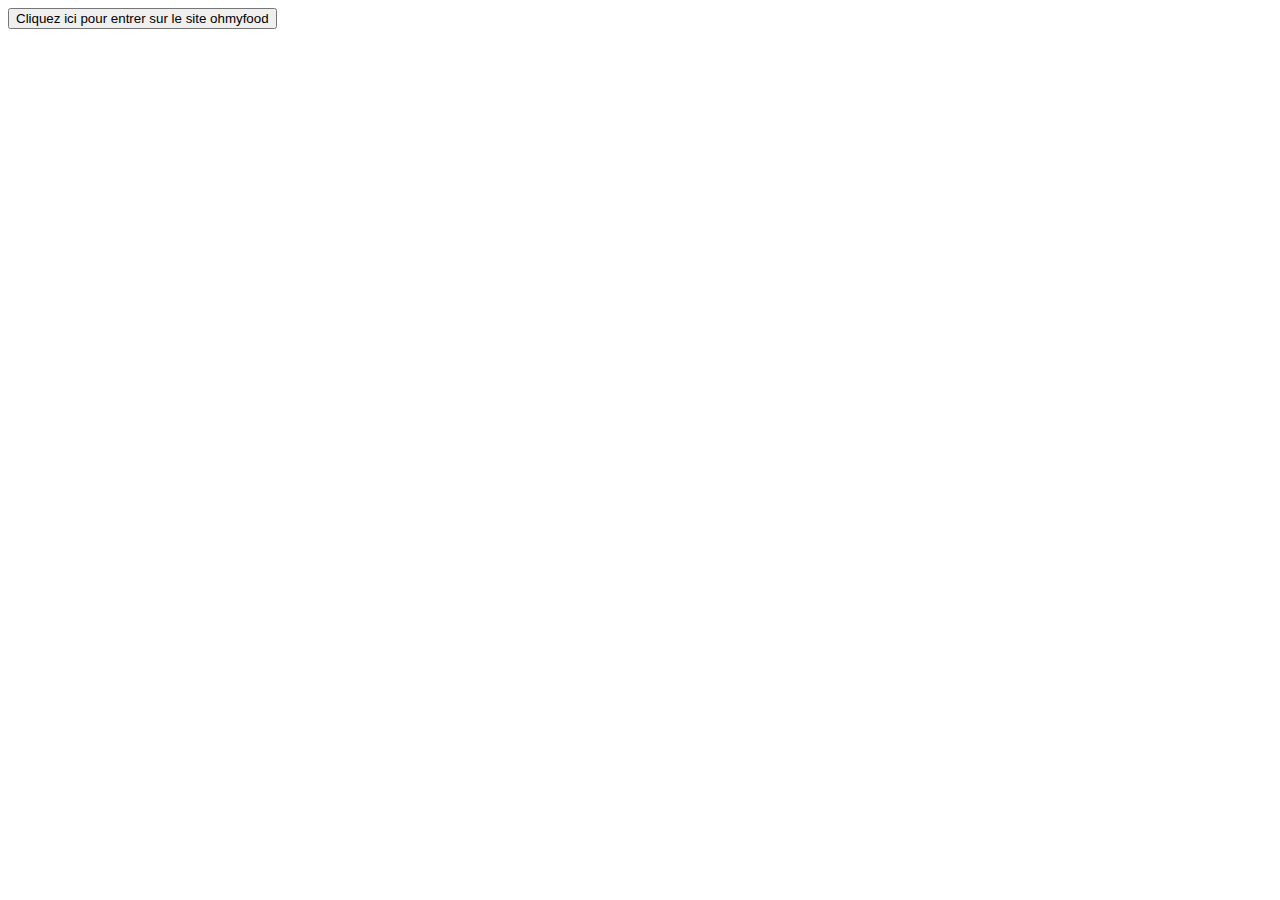
<file: index.html>
<!DOCTYPE html>
<html lang="en">
<head>
    <meta charset="UTF-8">
    <meta http-equiv="X-UA-Compatible" content="IE=edge">
    <meta name="viewport" content="width=device-width, initial-scale=1.0">
    <title>Document</title>
</head>
<body>
        <a href="p4-oc-ohmyfood/index.html">
            <button>
                Cliquez ici pour entrer sur le site ohmyfood
            </button>
        </a>
</body>
</html>
</file>
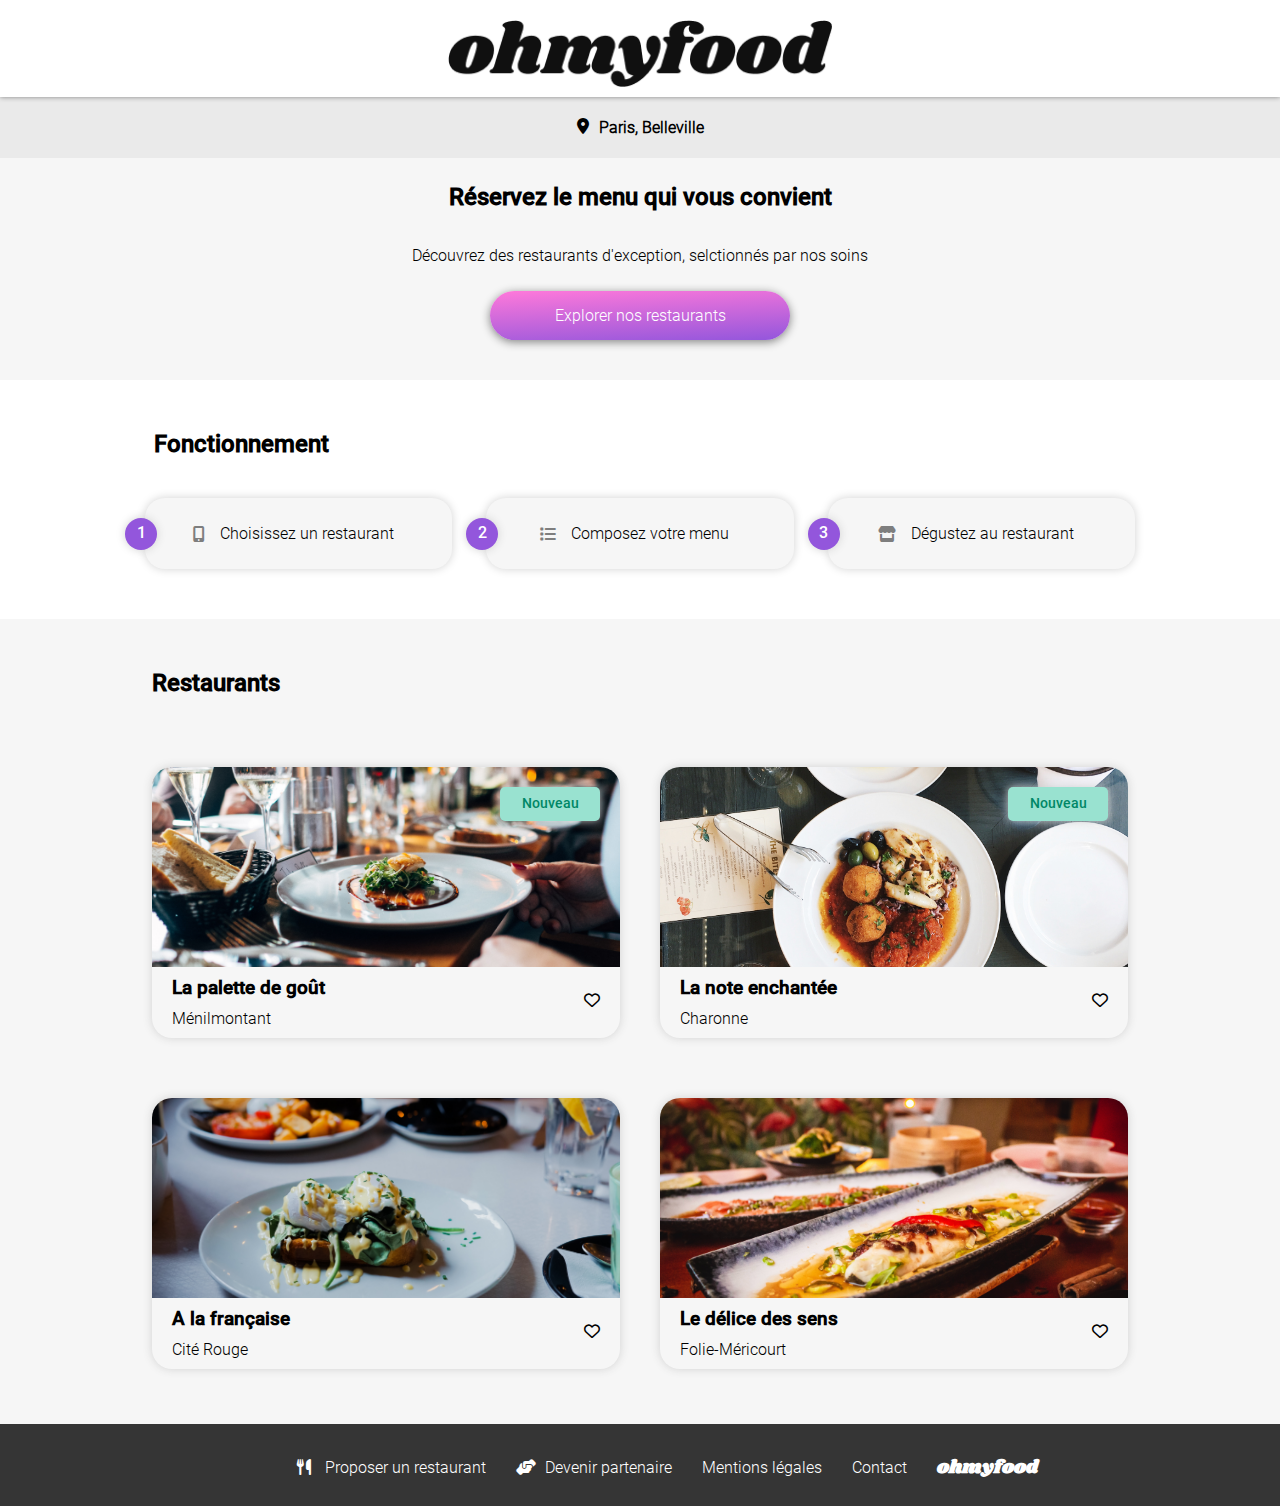
<file: p4-oc-ohmyfood/index.html>
<!DOCTYPE html>
<html lang="en">
<head>
    <meta charset="UTF-8">
    <meta http-equiv="X-UA-Compatible" content="IE=edge">
    <meta name="viewport" content="width=device-width, initial-scale=1.0">
    <link rel="stylesheet" href="https://cdnjs.cloudflare.com/ajax/libs/font-awesome/6.2.1/css/all.min.css">  
    <link rel="stylesheet" href="asset/css/style.css">
    <title>ohmyfood</title>
</head>
<body>
    <div class="page-Blanche">
        <div class="loader"></div>
    </div>

    <div id="apparition6">
    

        <header  class="logo">
            <img src="images/logo/ohmyfood.png" alt="Logo ohmyfood">
        </header>

        <nav class="directionColumn">
            <div class="location">
                <p><i class="fa-sharp fa-solid fa-location-dot"></i> Paris, Belleville</p>
            </div>
            <div class="directionColumn nav">
                <h2>Réservez le menu qui vous convient</h2>
                <p>Découvrez des restaurants d'exception, selctionnés par nos soins</p>
                <a href="#Restaurants" class="nav_button">Explorer nos restaurants</a>
            </div>
        </nav>

        <section>
            <div>      
                <h2 class="titre-fonctionnement">Fonctionnement</h2>
                <div class="fonctionnement">
                    <div class="directionRow">
                        <div class="icon-number">1</div>
                        <i class="fa-solid fa-mobile-screen-button"></i>
                        <p>Choisissez un restaurant</p>
                    </div>
                    <div class="directionRow">
                        <div class="icon-number">2</div>
                        <i class="fa-sharp fa-solid fa-list"></i>
                        <p>Composez votre menu</p>
                    </div>

                    <div class="directionRow"> 
                        <div class="icon-number">3</div>
                        <i class="fa-solid fa-store"></i>
                        <p>Dégustez au restaurant</p>
                    </div>
                </div>
            </div>
            <div id="Restaurants" class="restaurants">
                <h2>Restaurants</h2>
                <div class="groupe-menu">
                    <div id="apparition1">
                        <a href="pages/la-palette-du-gout.html">
                            <img src="images/restaurants/jay-wennington-N_Y88TWmGwA-unsplash.jpg" alt="Photo menu La palette du goût">
                            <h3>La palette de goût</h3>
                            <p>Ménilmontant</p>
                            <i class="fa-regular fa-heart"></i>
                            <i class="icon-hover fa-solid fa-heart"></i>
                            <div class="etiquette">
                                Nouveau
                            </div>
                        </a>
                    </div>
                    <div id="apparition2">
                        <a href="pages/la-note-enchantee.html">
                            <img src="images/restaurants/stil-u2Lp8tXIcjw-unsplash.jpg" alt="Photo menu La note enchantée">
                            <h3>La note enchantée</h3>
                            <p>Charonne</p>
                            <i class="fa-regular fa-heart"></i>
                            <i class="icon-hover fa-solid fa-heart"></i>
                            <div class="etiquette">
                                Nouveau
                            </div>
                        </a>
                    </div>
                </div>
                <div class="groupe-menu">
                    <div id="apparition3">
                        <a href="pages/a-la-francaise.html">
                            <img src="images/restaurants/toa-heftiba-DQKerTsQwi0-unsplash.jpg" alt="Photo menu A la française">
                            <h3>A la française</h3>
                            <p>Cité Rouge</p>
                            <i class="fa-regular fa-heart"></i>
                            <i class="icon-hover fa-solid fa-heart"></i>
                        </a>
                    </div>
                    <div id="apparition4">
                        <a href="pages/le-delice-des-sens.html">
                            <img src="images/restaurants/louis-hansel-shotsoflouis-qNBGVyOCY8Q-unsplash.jpg" alt="Photo menu délice des sens">
                            <h3>Le délice des sens</h3>
                            <p>Folie-Méricourt</p>
                            <i class="icon-empty fa-regular fa-heart"></i>
                            <i class="icon-hover fa-solid fa-heart"></i>
                        </a>
                    </div>
                </div>
            </div>
        </section>

        <footer>
            <div class="footer--container">
                <h3 class="footer--icon">ohmyfood</h3>
                <a><i class="fa-solid fa-utensils"></i> Proposer un restaurant</a>
                <a><i class="fa-solid fa-handshake-angle"></i> Devenir partenaire</a>
                <a>Mentions légales</a>
                <a class="contact" href="mailto:test@mail.com">Contact</a>
                <h3 class="footer--icon-Desktop">ohmyfood</h3>
            </div>
        </footer>
    </div>
</body>
</html>
</file>
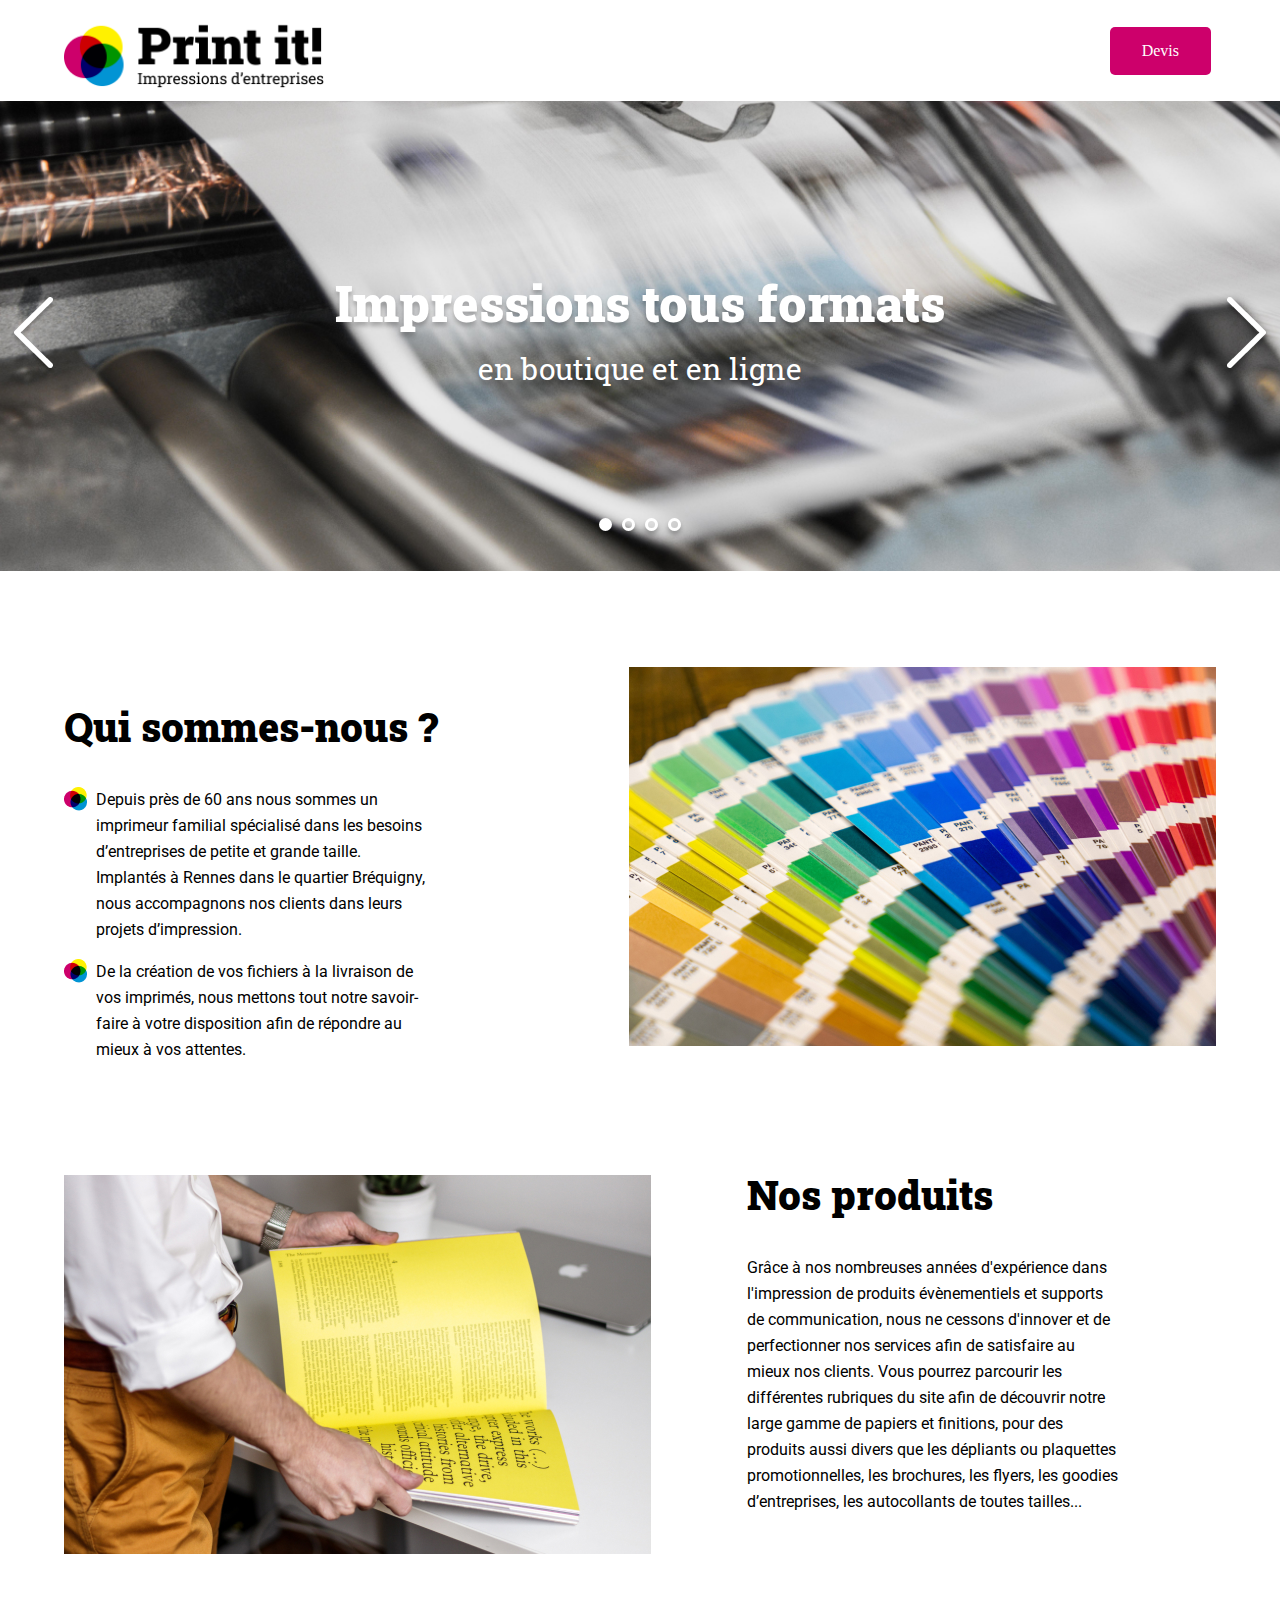
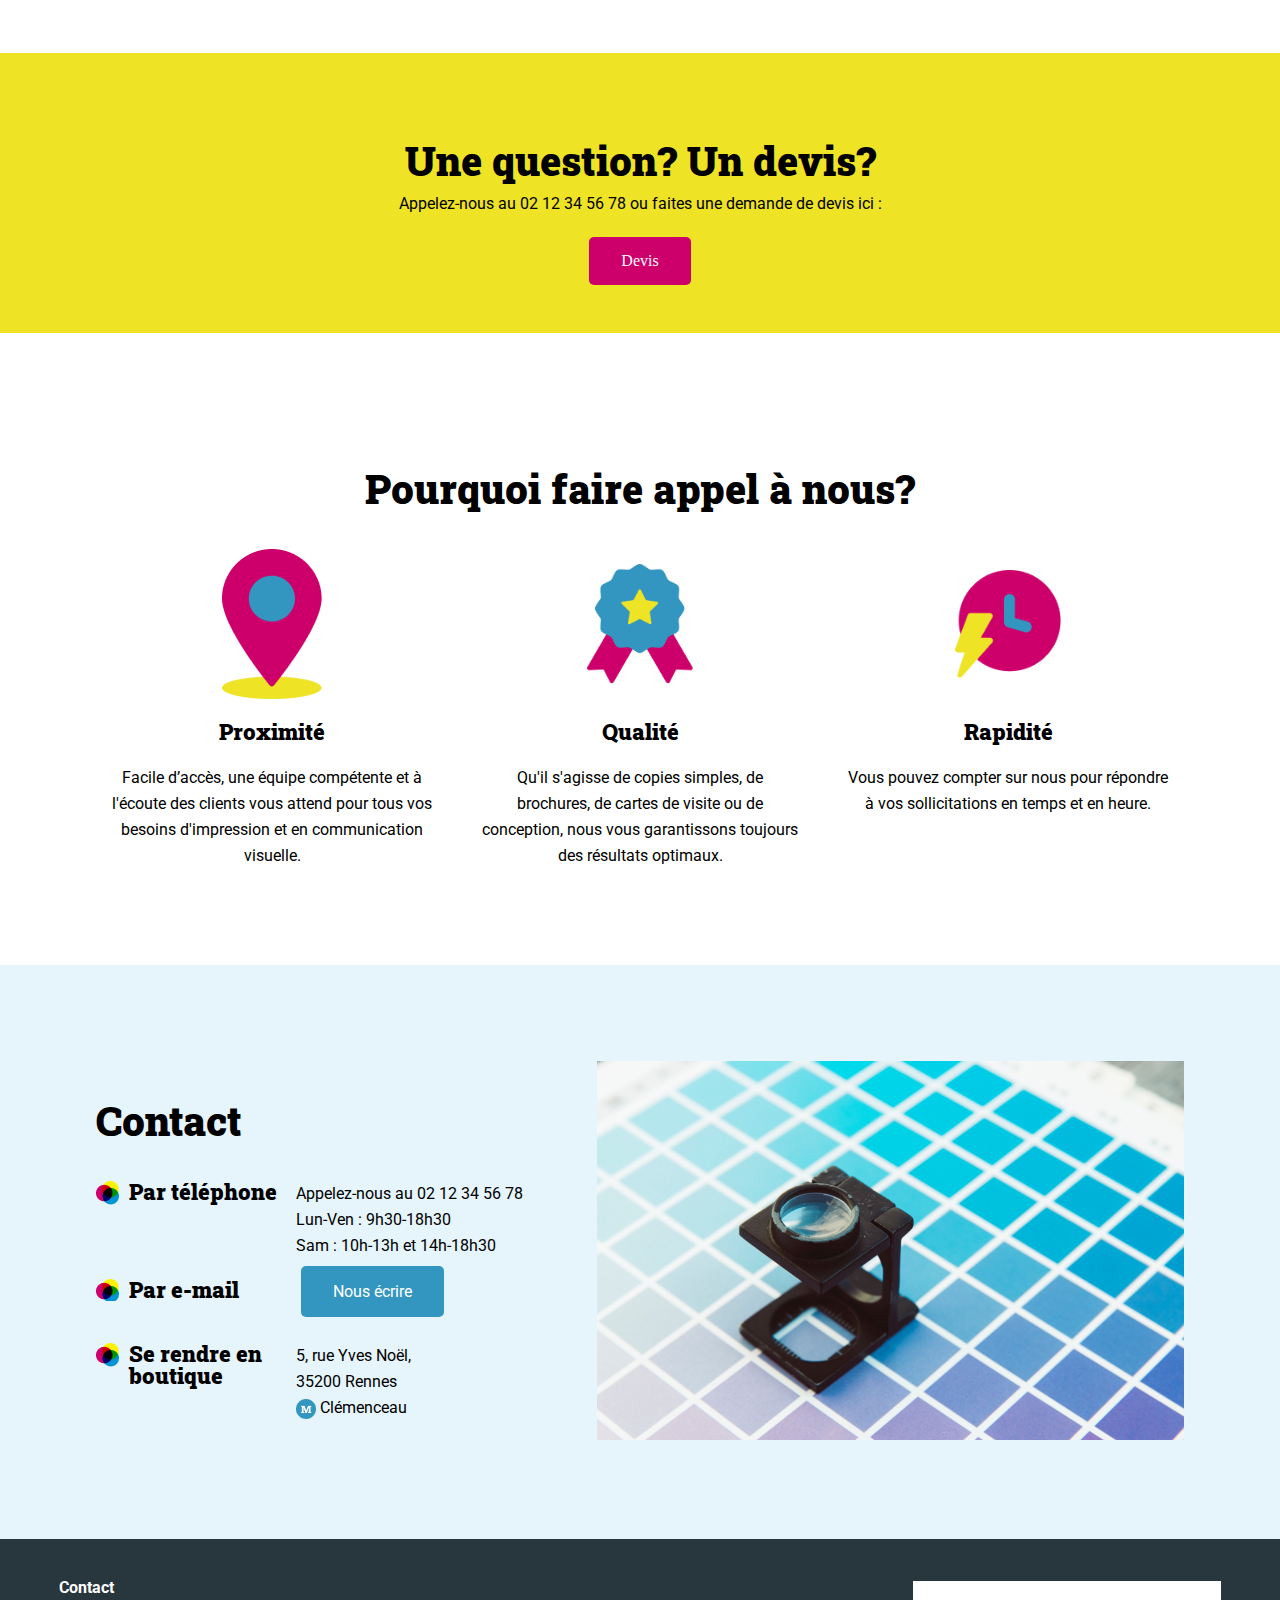
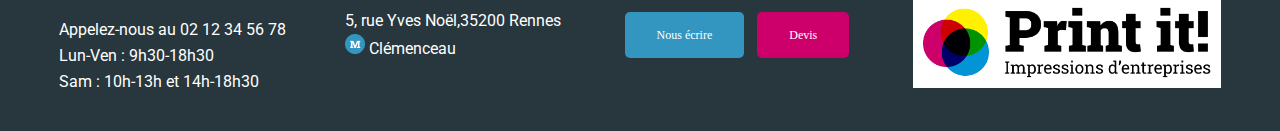
<file: Print-it-JS-main/index.html>
<!DOCTYPE html>
<html lang="fr">
<head>
	<meta charset="UTF-8">
	<meta name="viewport" content="width=device-width, initial-scale=1.0">
	<title>Print it ! - Impressions d'entreprise</title>
	<link rel="stylesheet" href="./assets/style.css">
	<link rel="preconnect" href="https://fonts.googleapis.com">
	<link rel="preconnect" href="https://fonts.gstatic.com" crossorigin>
	<link href="https://fonts.googleapis.com/css2?family=Roboto:wght@400;700&family=Roboto+Slab:wght@400;900&display=swap" rel="stylesheet">
</head>
<body>
<header class="container">
	<h1>
		<img class="logo" src="./assets/images/logo.png" alt="Print it ! Impressions d'entreprises" >
	</h1>
	<a class="btn devis" href="mailto:contact@print-it.tld">Devis</a>
</header>
<main>
	<div id="banner">
		<div class="slider">

		</div>
		<div class="dots">
			<div class="dot dot-selected"></div>
			<div class="dot"></div>
			<div class="dot"></div>
			<div class="dot"></div>
		</div>
		<img src="assets/images/arrow_right.png" class="arrow arrow_right" id="right" alt="fleche de droite" />
		<img src="assets/images/arrow_left.png" class="arrow arrow_left" id="left" alt="fleche de gauche" />
	</div>
	<section id="about-us" class="container">
		<div>
			<h2>Qui sommes-nous ?</h2>
			<ul>
				<li>Depuis près de 60 ans nous sommes un imprimeur familial spécialisé dans les besoins d’entreprises de petite et grande taille. Implantés à Rennes dans le quartier Bréquigny, nous accompagnons nos clients dans leurs projets d’impression.</li>
				<li>De la création de vos fichiers à la livraison de vos imprimés, nous mettons tout notre savoir-faire à votre disposition afin de répondre au mieux à vos attentes.</li>
			</ul>
		</div>
		<aside>
			<img src="./assets/images/colors.jpg" alt="palette multicolore">
		</aside>
	</section>
	<section id="products" class="container">
		<div>
			<h2>Nos produits</h2>
			<p>Grâce à nos nombreuses années d'expérience dans l'impression de produits évènementiels et supports de communication, nous ne cessons d'innover et de perfectionner nos services afin de satisfaire au mieux nos clients. Vous pourrez parcourir les différentes rubriques du site afin de découvrir notre large gamme de papiers et finitions, pour des produits aussi divers que les dépliants ou plaquettes promotionnelles, les brochures, les flyers, les goodies d’entreprises, les autocollants de toutes tailles... </p>
		</div>
		<aside>
			<img src="./assets/images/yellow-book.jpg" alt="Imprimeur avec un livre jaune dans les mains">
		</aside>

	</section>
	<section id="question" class="bg-yellow">
		<h2>Une question? Un devis?</h2>
		<p>Appelez-nous au 02 12 34 56 78 ou faites une demande de devis ici :</p>
		<a href="mailto:contact@print-it.tld" class="btn devis">Devis</a>
	</section>
	<section id="why-us" class="container">
		<h2>Pourquoi faire appel à nous?</h2>
		<div>
			<article>
				<img src="./assets/images/proximity-icon.png" alt="Icone Proximité">
				<h3>Proximité</h3>
				<p>Facile d’accès, une équipe compétente et à l'écoute des clients vous attend pour tous vos besoins d'impression et en communication visuelle.</p>
			</article>
			<article>
				<img src="./assets/images/quality-icon.png" alt="Icone Qualité">
				<h3>Qualité</h3>
				<p>Qu'il s'agisse de copies simples, de brochures, de cartes de visite ou de conception, nous vous garantissons toujours des résultats optimaux.</p>
			</article>
			<article>
				<img src="./assets/images/speedy-icon.png" alt="Rapidité Qualité">
				<h3>Rapidité</h3>
				<p>Vous pouvez compter sur nous pour répondre à vos sollicitations en temps et en heure.</p>
			</article>
		</div>
	</section>
	<section id="contact" class="bg-lightblue">
		<div class="container">
			<div>
				<h2>Contact</h2>
				<div>
					<h3>Par téléphone</h3>
					<ul>
						<li>Appelez-nous au 02 12 34 56 78</li>
						<li>Lun-Ven : 9h30-18h30</li>
						<li>Sam : 10h-13h et 14h-18h30</li>
					</ul>
				</div>
				<div>
					<h3>Par e-mail</h3>
					<p>
						<a href="mailto:contact@print-it.tld" class="btn">Nous écrire</a>
					</p>
				</div>
				<div>
					<h3>Se rendre en boutique</h3>
					<p>5, rue Yves Noël,<br>
						35200 Rennes<br>
						<img class="inline-icon" src="./assets/images/metro.png" alt="metro"/> Clémenceau</p>
				</div>
			</div>
			<div>
				<img src="./assets/images/magnifying-glass.jpg" alt="Loupe avec palette bleue">
			</div>

		</div>
	</section>
</main>
<footer>
	<div>
		<p class="footer-contact">Contact</p>
		<ul>
			<li>Appelez-nous au 02 12 34 56 78</li>
			<li>Lun-Ven : 9h30-18h30</li>
			<li>Sam : 10h-13h et 14h-18h30</li>
		</ul>
	</div>
	<div>
		<p>5, rue Yves Noël,35200 Rennes<br>
			<img src="./assets/images/metro.png" alt="metro"/> Clémenceau</p>
	</div>
	<div>
		<a href="mailto:contact@print-it.tld" class="btn">Nous écrire</a>
		<a href="mailto:contact@print-it.tld?subject=Demande&nbsp;de&nbsp;devis" class="btn devis">Devis</a>
	</div>
	<div>
		<img class="footer-logo" src="./assets/images/logo.png" alt="Print it ! Impressions d'entreprises" >
	</div>
</footer>
<script src="./assets/script.js"></script>
</body>
</html>
</file>
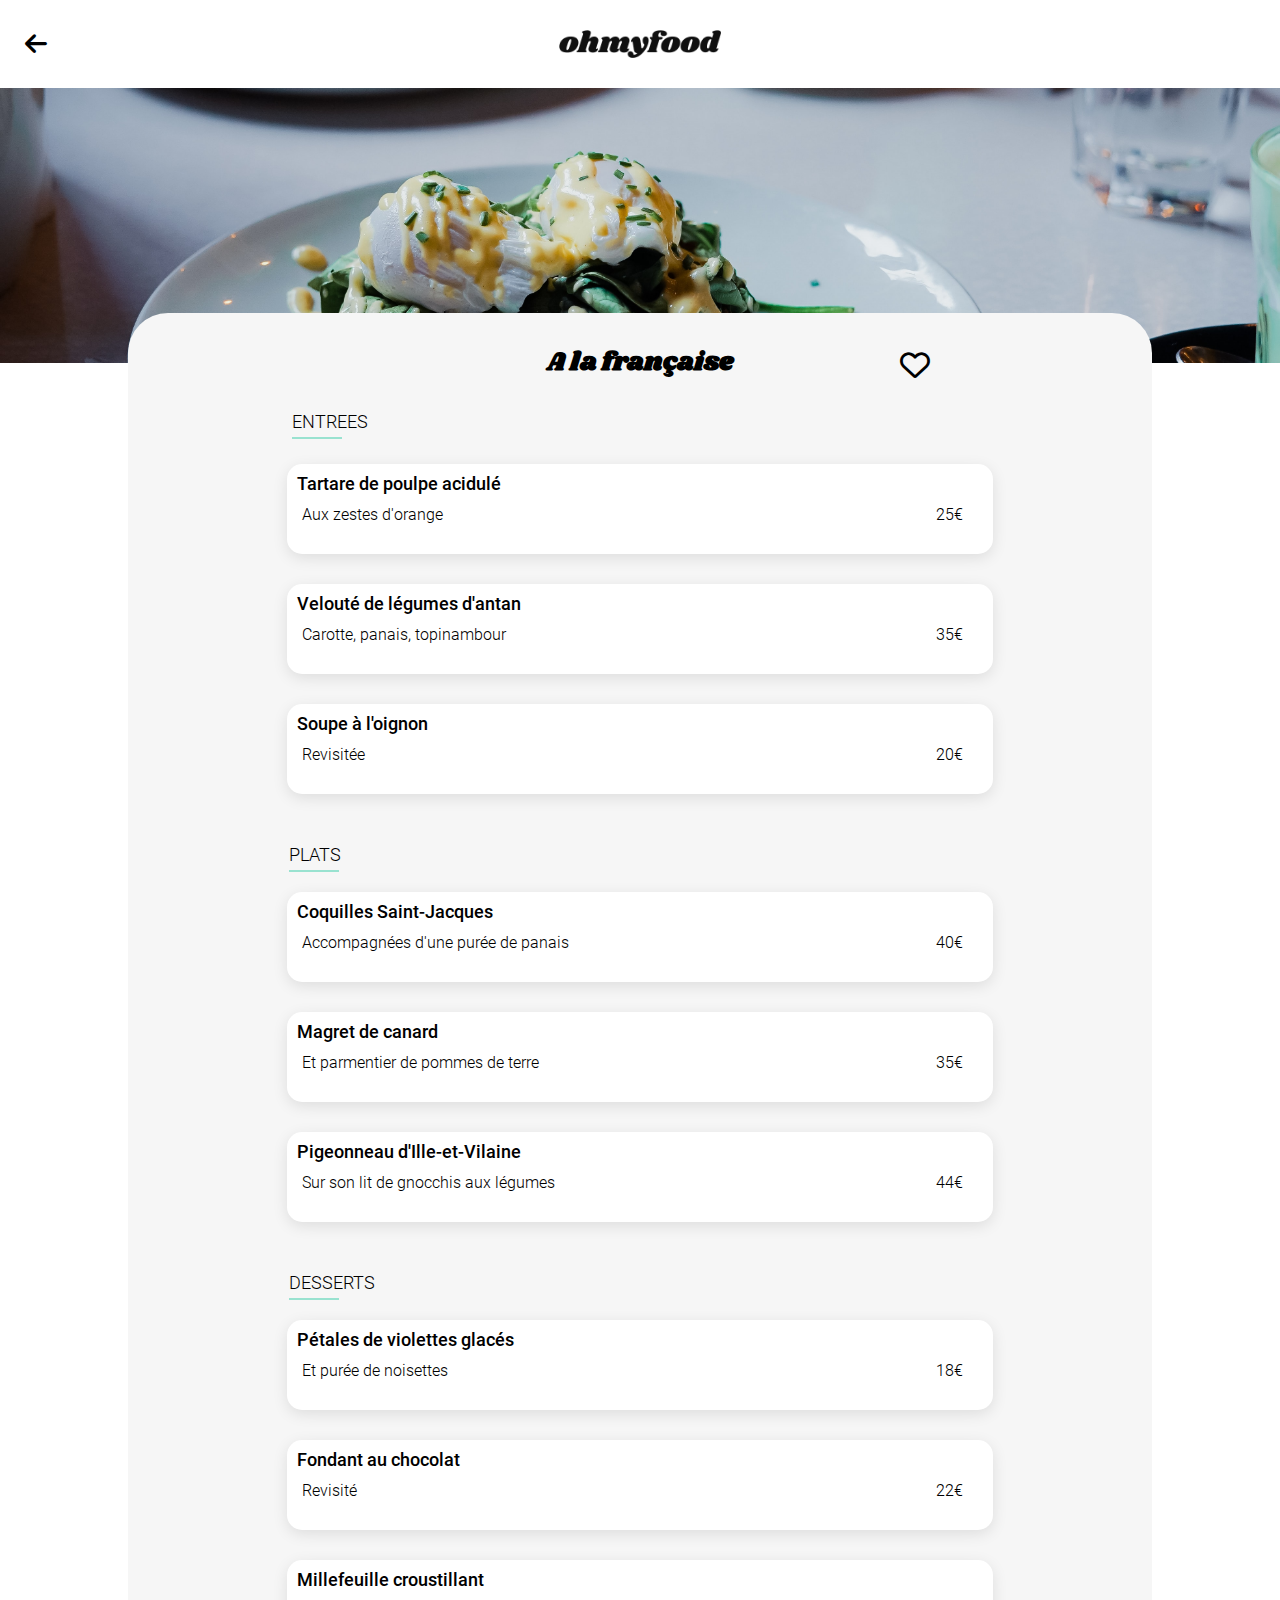
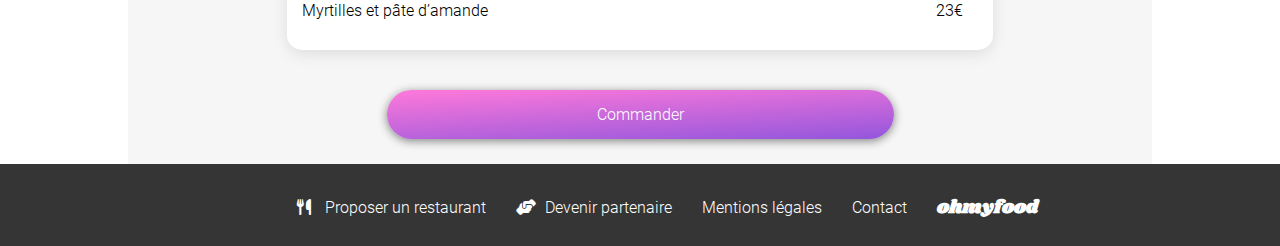
<file: p4-oc-ohmyfood/pages/a-la-francaise.html>
<!DOCTYPE html>
<html lang="en">
<head>
    <meta charset="UTF-8">
    <meta http-equiv="X-UA-Compatible" content="IE=edge">
    <meta name="viewport" content="width=device-width, initial-scale=1.0">
    <link rel="stylesheet" href="https://cdnjs.cloudflare.com/ajax/libs/font-awesome/6.2.1/css/all.min.css">  
    <link rel="stylesheet" href="../asset/css/style.css">
    <title>ohmyfood-A la Française</title>
</head>
<body>

    <nav class="nav--AlaFrancaise">
        <div class="nav--arrow">
            <a href="../index.html">
                <i class="fa-solid fa-arrow-left"></i>
            </a>
        </div>
        <div class="nav--logoOhmyfood"> 
            <img src="../images/logo/ohmyfood.png" alt="Logo ohmyfood">
        </div>
    </nav>

    <div class="presentation">
        <img src="../images/restaurants/toa-heftiba-DQKerTsQwi0-unsplash.jpg" alt="Plat A la Française">
    </div>

    <article class="main--container">
        <div>
            <div class="main-title">
                <h1>A la française</h1>
                <i class="icon-empty fa-regular fa-heart"></i>
                <i class="icon-hover fa-solid fa-heart"></i>
            </div>
            <div>
                <div>
                    <h2>ENTREES</h2>
                </div>
                <div class="menu-repas">
                    <div class="repas" id="apparition2">
                        <div class="directionColumn">
                            <h3 class="overflow-ellipsis">Tartare de poulpe acidulé</h3>
                            <div>
                                <p class="overflow-ellipsis">Aux zestes d'orange</p>
                                <div class="price">
                                    <p >25€</p>
                                </div>
                                
                            </div>
                        </div>
                        <div class="btn">
                            <div class="check">
                                <i class="fa-solid fa-check"></i>
                            </div>
                        </div>
                    </div>
                </div>
                <div class="menu-repas">
                    <div class="repas" id="apparition3">
                        <div class="directionColumn">
                            <h3 class="overflow-ellipsis">Velouté de légumes d'antan</h3>
                            <div>
                                <p class="overflow-ellipsis">Carotte, panais, topinambour</p>
                                <div class="price">
                                    <p>35€</p>
                                </div>
                            </div>
                        </div>
                        <div class="btn">
                            <div class="check">
                                <i class="fa-solid fa-check"></i>
                            </div>
                        </div>        
                    </div>
                </div>
                
                <div class="menu-repas">
                    <div class="repas" id="apparition4">
                        <div class="directionColumn">
                            <h3 class="overflow-ellipsis">Soupe à l'oignon</h3>
                            <div>
                                <p class="overflow-ellipsis">Revisitée</p>
                                <div class="price">
                                    <p>20€</p>
                                </div>
                            </div>
                        </div>
                        <div class="btn">
                            <div class="check">
                                <i class="fa-solid fa-check"></i>
                            </div>
                        </div>        
                    </div>
                </div>
            </div>

            <div>
                <h2>PLATS</h2>
                <div class="menu-repas">
                    <div class="repas" id="apparition2">
                        <div class="directionColumn">
                            <h3 class="overflow-ellipsis">Coquilles Saint-Jacques</h3>
                            <div>
                                <p class="overflow-ellipsis">Accompagnées d'une purée de panais</p>
                                <div class="price">
                                    <p>40€</p>
                                </div>
                            </div>
                        </div>
                        <div class="btn">
                            <div class="check">
                                <i class="fa-solid fa-check"></i>
                            </div>
                        </div>        
                    </div>
                </div>
                <div class="menu-repas">
                    <div class="repas" id="apparition3">
                        <div class="directionColumn">
                            <h3 class="overflow-ellipsis">Magret de canard</h3>
                            <div>
                                <p class="overflow-ellipsis">Et parmentier de pommes de terre</p>
                                <div class="price">
                                    <p>35€</p>
                                </div>
                            </div>
                        </div>
                        <div class="btn">
                            <div class="check">
                                <i class="fa-solid fa-check"></i>
                            </div>
                        </div>        
                    </div>
                </div>
                <div class="menu-repas">
                    <div class="repas" id="apparition4">
                        <div class="directionColumn">
                            <h3 class="overflow-ellipsis">Pigeonneau d'Ille-et-Vilaine</h3>
                            <div>
                                <p class="overflow-ellipsis">Sur son lit de gnocchis aux légumes</p>
                                <div class="price">
                                    <p>44€</p>
                                </div>
                            </div>
                        </div>
                        <div class="btn">
                            <div class="check">
                                <i class="fa-solid fa-check"></i>
                            </div>
                        </div>        
                    </div>
                </div>
            </div>

            <div>
                    <h2>DESSERTS</h2>
                <div class="menu-repas">
                    <div class="repas" id="apparition2">
                        <div class="directionColumn">
                            <h3 class="overflow-ellipsis">Pétales de violettes glacés</h3>
                            <div>
                                <p class="overflow-ellipsis">Et purée de noisettes</p>
                                <div class="price">
                                    <p>18€</p>
                                </div>
                            </div>
                        </div>
                        <div class="btn">
                            <div class="check">
                                <i class="fa-solid fa-check"></i>
                            </div>
                        </div>        
                    </div>
                </div>
                <div class="menu-repas">
                    <div class="repas" id="apparition3">
                        <div class="directionColumn">
                            <h3 class="overflow-ellipsis">Fondant au chocolat</h3>
                            <div>
                                <p class="overflow-ellipsis">Revisité</p>
                                <div class="price">
                                    <p>22€</p>
                                </div>
                            </div>
                        </div>
                        <div class="btn">
                            <div class="check">
                                <i class="fa-solid fa-check"></i>
                            </div>
                        </div>        
                    </div>
                </div>
                <div class="menu-repas">
                    <div class="repas" id="apparition4">
                        <div class="directionColumn">
                            <h3 class="overflow-ellipsis">Millefeuille croustillant</h3>
                            <div>
                                <p class="overflow-ellipsis">Myrtilles et pâte d’amande</p>
                                <div class="price">
                                    <p>23€</p>
                                </div>
                            </div>
                        </div>
                        <div class="btn">
                            <div class="check">
                                <i class="fa-solid fa-check"></i>
                            </div>
                        </div>        
                    </div>
                </div>
            </div>

            
                <a href="#">
                    <div class="div_commander">
                    Commander
                    </div>
                </a>
            
        </div>
    </article>
    
    <footer>
        <div class="footer--container">
            <h3 class="footer--icon">ohmyfood</h3>
            <a><i class="fa-solid fa-utensils"></i> Proposer un restaurant</a>
            <a><i class="fa-solid fa-handshake-angle"></i> Devenir partenaire</a>
            <a>Mentions légales</a>
            <a class="contact" href="mailto:test@mail.com">Contact</a>
            <h3 class="footer--icon-Desktop">ohmyfood</h3>
        </div>
    </footer>
</body>
</html>
</file>
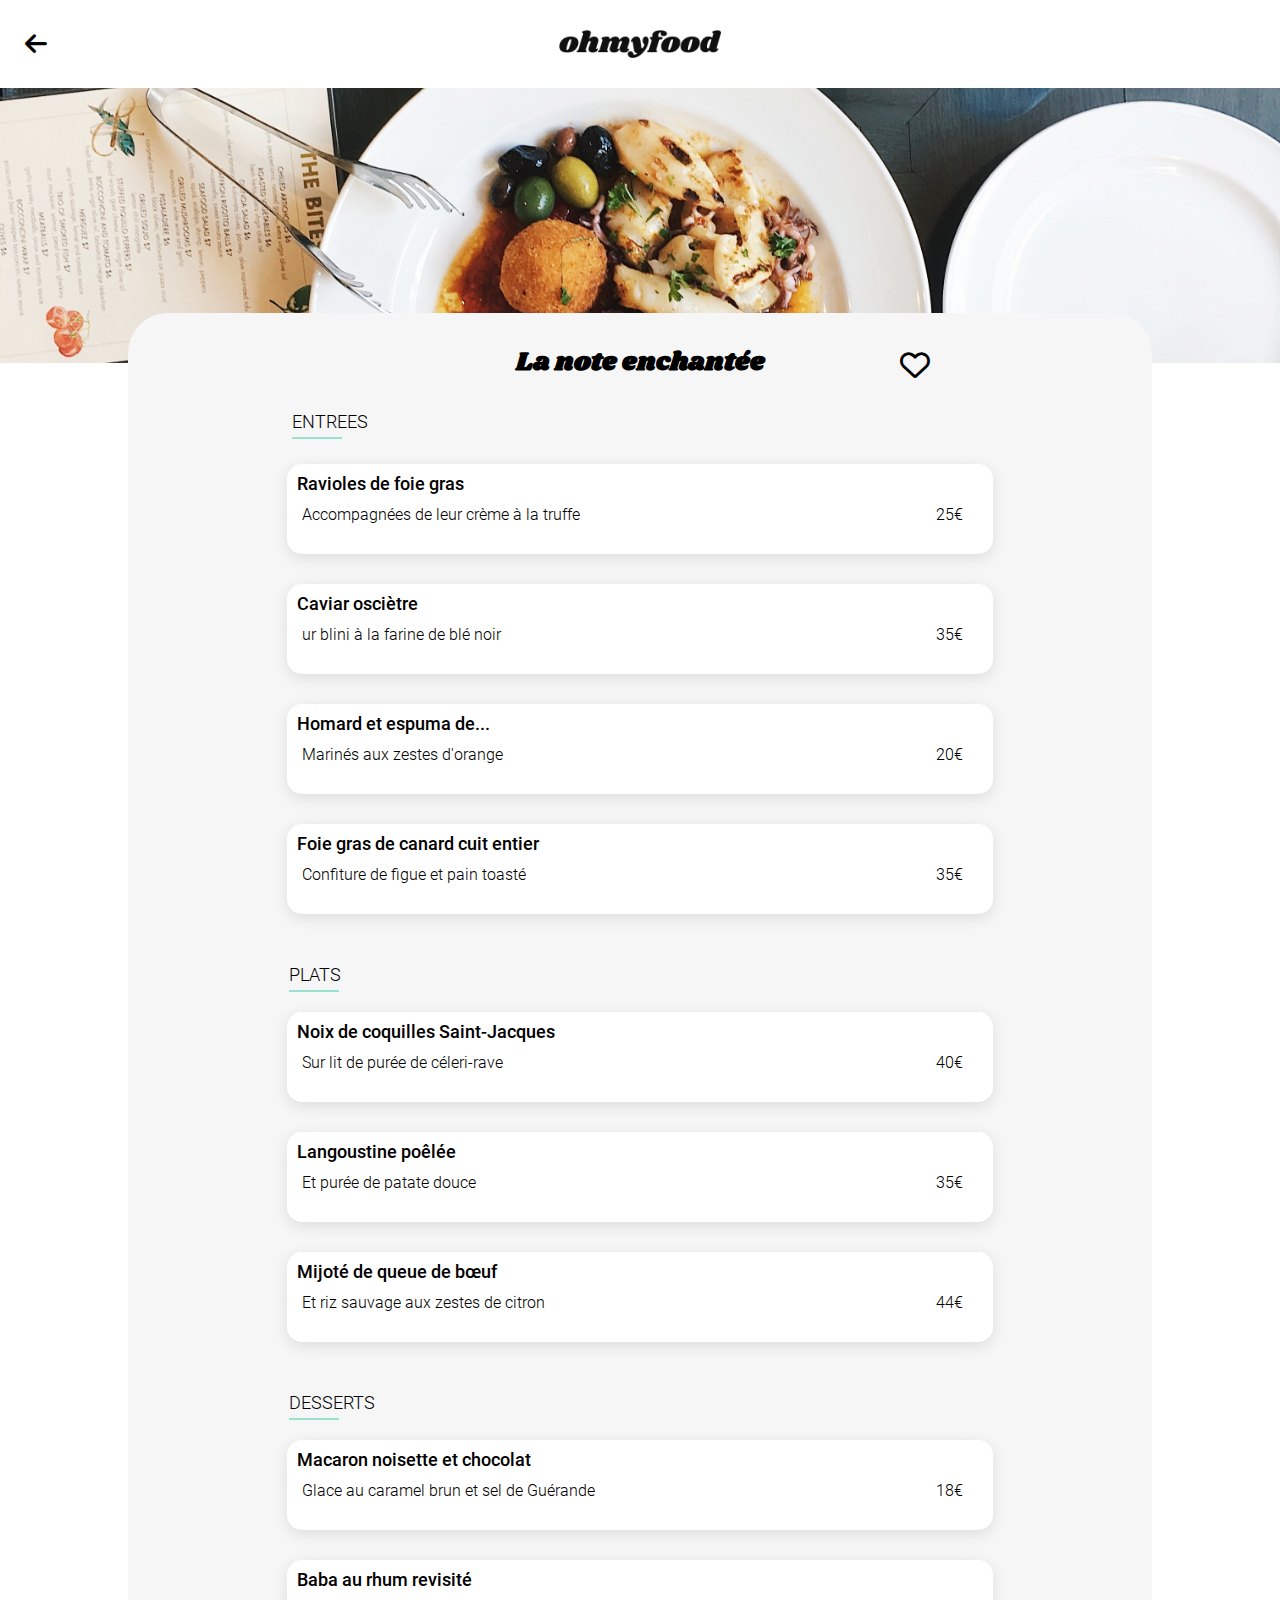
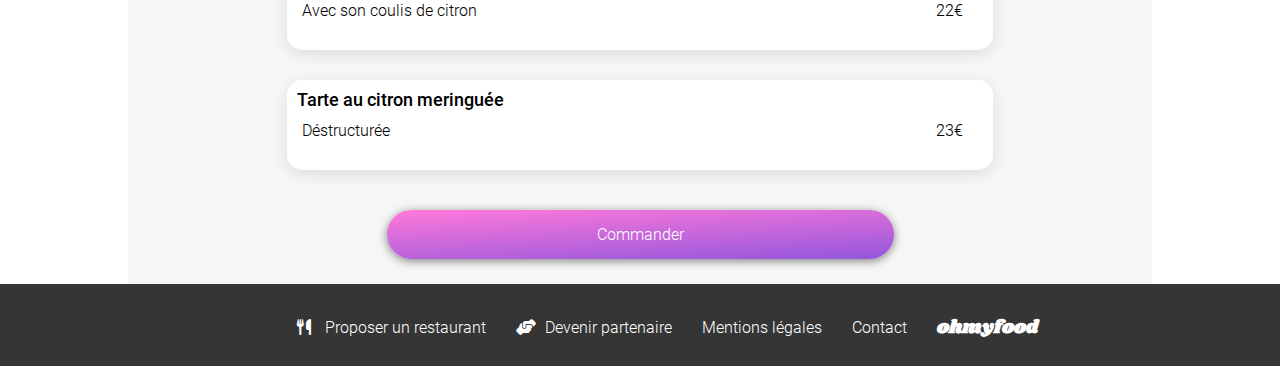
<file: p4-oc-ohmyfood/pages/la-note-enchantee.html>
<!DOCTYPE html>
        <html lang="en">
        <head>
            <meta charset="UTF-8">
            <meta http-equiv="X-UA-Compatible" content="IE=edge">
            <meta name="viewport" content="width=device-width, initial-scale=1.0">
            <link rel="stylesheet" href="https://cdnjs.cloudflare.com/ajax/libs/font-awesome/6.2.1/css/all.min.css">  
            <link rel="stylesheet" href="../asset/css/style.css">
            <title>ohmyfood-La note enchantée</title>
        </head>
        <body>
        
            <nav class="nav--AlaFrancaise">
                <div class="nav--arrow">
                    <a href="../index.html">
                        <i class="fa-solid fa-arrow-left"></i>
                    </a>
                </div>
                <div class="nav--logoOhmyfood"> 
                    <img src="../images/logo/ohmyfood.png" alt="Logo ohmyfood">
                </div>
            </nav>
        
            <div class="presentation">
                <img src="../images/restaurants/stil-u2Lp8tXIcjw-unsplash.jpg" alt="Plat la note enchantée">
            </div>
        
            <article class="main--container">
                <div>
                    <div class="title-size main-title">
                        <h1>La note enchantée</h1>
                        <i class="icon-empty fa-regular fa-heart"></i>
                        <i class="icon-hover fa-solid fa-heart"></i>
                    </div>
                    <div>
                        <div>
                            <h2>ENTREES</h2>
                        </div>
                        <div class="menu-repas">
                            <div class="repas" id="apparition1">
                                <div class="directionColumn">
                                    <h3 class="overflow-ellipsis">Ravioles de foie gras</h3>
                                    <div>
                                        <p class="overflow-ellipsis">Accompagnées de leur crème à la truffe</p>
                                        <div class="price">
                                            <p >25€</p>
                                        </div>
                                        
                                    </div>
                                </div>
                                <div class="btn">
                                    <div class="check">
                                        <i class="fa-solid fa-check"></i>
                                    </div>
                                </div>
                            </div>
                        </div>
                        <div class="menu-repas">
                            <div class="repas" id="apparition2">
                                <div class="directionColumn">
                                    <h3 class="overflow-ellipsis">Caviar osciètre</h3>
                                    <div>
                                        <p class="overflow-ellipsis">ur blini à la farine de blé noir</p>
                                        <div class="price">
                                            <p>35€</p>
                                        </div>
                                    </div>
                                </div>
                                <div class="btn">
                                    <div class="check">
                                        <i class="fa-solid fa-check"></i>
                                    </div>
                                </div>        
                            </div>
                        </div>
                        
                        <div class="menu-repas">
                            <div class="repas" id="apparition3">
                                <div class="directionColumn">
                                    <h3 class="overflow-ellipsis">Homard et espuma de...</h3>
                                    <div>
                                        <p class="overflow-ellipsis">Marinés aux zestes d'orange</p>
                                        <div class="price">
                                            <p>20€</p>
                                        </div>
                                    </div>
                                </div>
                                <div class="btn">
                                    <div class="check">
                                        <i class="fa-solid fa-check"></i>
                                    </div>
                                </div>        
                            </div>
                        </div>

                        <div class="menu-repas">
                            <div class="repas" id="apparition4">
                                <div class="directionColumn">
                                    <h3 class="overflow-ellipsis">Foie gras de canard cuit entier</h3>
                                    <div>
                                        <p class="overflow-ellipsis">Confiture de figue et pain toasté</p>
                                        <div class="price">
                                            <p>35€</p>
                                        </div>
                                    </div>
                                </div>
                                <div class="btn">
                                    <div class="check">
                                        <i class="fa-solid fa-check"></i>
                                    </div>
                                </div>        
                            </div>
                        </div>
                    </div>
        
                    <div>
                        <h2>PLATS</h2>
                        <div class="menu-repas">
                            <div class="repas" id="apparition2">
                                <div class="directionColumn">
                                    <h3 class="overflow-ellipsis">Noix de coquilles Saint-Jacques</h3>
                                    <div>
                                        <p class="overflow-ellipsis">Sur lit de purée de céleri-rave</p>
                                        <div class="price">
                                            <p>40€</p>
                                        </div>
                                    </div>
                                </div>
                                <div class="btn">
                                    <div class="check">
                                        <i class="fa-solid fa-check"></i>
                                    </div>
                                </div>        
                            </div>
                        </div>
                        <div class="menu-repas">
                            <div class="repas" id="apparition3">
                                <div class="directionColumn">
                                    <h3 class="overflow-ellipsis">Langoustine poêlée</h3>
                                    <div>
                                        <p class="overflow-ellipsis">Et purée de patate douce</p>
                                        <div class="price">
                                            <p>35€</p>
                                        </div>
                                    </div>
                                </div>
                                <div class="btn">
                                    <div class="check">
                                        <i class="fa-solid fa-check"></i>
                                    </div>
                                </div>        
                            </div>
                        </div>
                        <div class="menu-repas">
                            <div class="repas" id="apparition4">
                                <div class="directionColumn">
                                    <h3 class="overflow-ellipsis">Mijoté de queue de bœuf</h3>
                                    <div>
                                        <p class="overflow-ellipsis">Et riz sauvage aux zestes de citron</p>
                                        <div class="price">
                                            <p>44€</p>
                                        </div>
                                    </div>
                                </div>
                                <div class="btn">
                                    <div class="check">
                                        <i class="fa-solid fa-check"></i>
                                    </div>
                                </div>        
                            </div>
                        </div>
                    </div>
        
                    <div>
                            <h2>DESSERTS</h2>
                        <div class="menu-repas">
                            <div class="repas" id="apparition2">
                                <div class="directionColumn">
                                    <h3 class="overflow-ellipsis">Macaron noisette et chocolat</h3>
                                    <div>
                                        <p class="overflow-ellipsis">Glace au caramel brun et sel de Guérande</p>
                                        <div class="price">
                                            <p>18€</p>
                                        </div>
                                    </div>
                                </div>
                                <div class="btn">
                                    <div class="check">
                                        <i class="fa-solid fa-check"></i>
                                    </div>
                                </div>        
                            </div>
                        </div>
                        <div class="menu-repas">
                            <div class="repas" id="apparition3">
                                <div class="directionColumn">
                                    <h3 class="overflow-ellipsis">Baba au rhum revisité</h3>
                                    <div>
                                        <p class="overflow-ellipsis">Avec son coulis de citron</p>
                                        <div class="price">
                                            <p>22€</p>
                                        </div>
                                    </div>
                                </div>
                                <div class="btn">
                                    <div class="check">
                                        <i class="fa-solid fa-check"></i>
                                    </div>
                                </div>        
                            </div>
                        </div>
                        <div class="menu-repas">
                            <div class="repas" id="apparition4">
                                <div class="directionColumn">
                                    <h3 class="overflow-ellipsis">Tarte au citron meringuée</h3>
                                    <div>
                                        <p class="overflow-ellipsis">Déstructurée</p>
                                        <div class="price">
                                            <p>23€</p>
                                        </div>
                                    </div>
                                </div>
                                <div class="btn">
                                    <div class="check">
                                        <i class="fa-solid fa-check"></i>
                                    </div>
                                </div>        
                            </div>
                        </div>
                    </div>
        
                    
                        <a href="#">
                            <div class="div_commander">
                            Commander
                            </div>
                        </a>
                    
                </div>
            </article>
            
            <footer>
                <div class="footer--container">
                    <h3 class="footer--icon">ohmyfood</h3>
                    <a><i class="fa-solid fa-utensils"></i> Proposer un restaurant</a>
                    <a><i class="fa-solid fa-handshake-angle"></i> Devenir partenaire</a>
                    <a>Mentions légales</a>
                    <a class="contact" href="mailto:test@mail.com">Contact</a>
                    <h3 class="footer--icon-Desktop">ohmyfood</h3>
                </div>
            </footer>
        </body>
        </html>
</file>
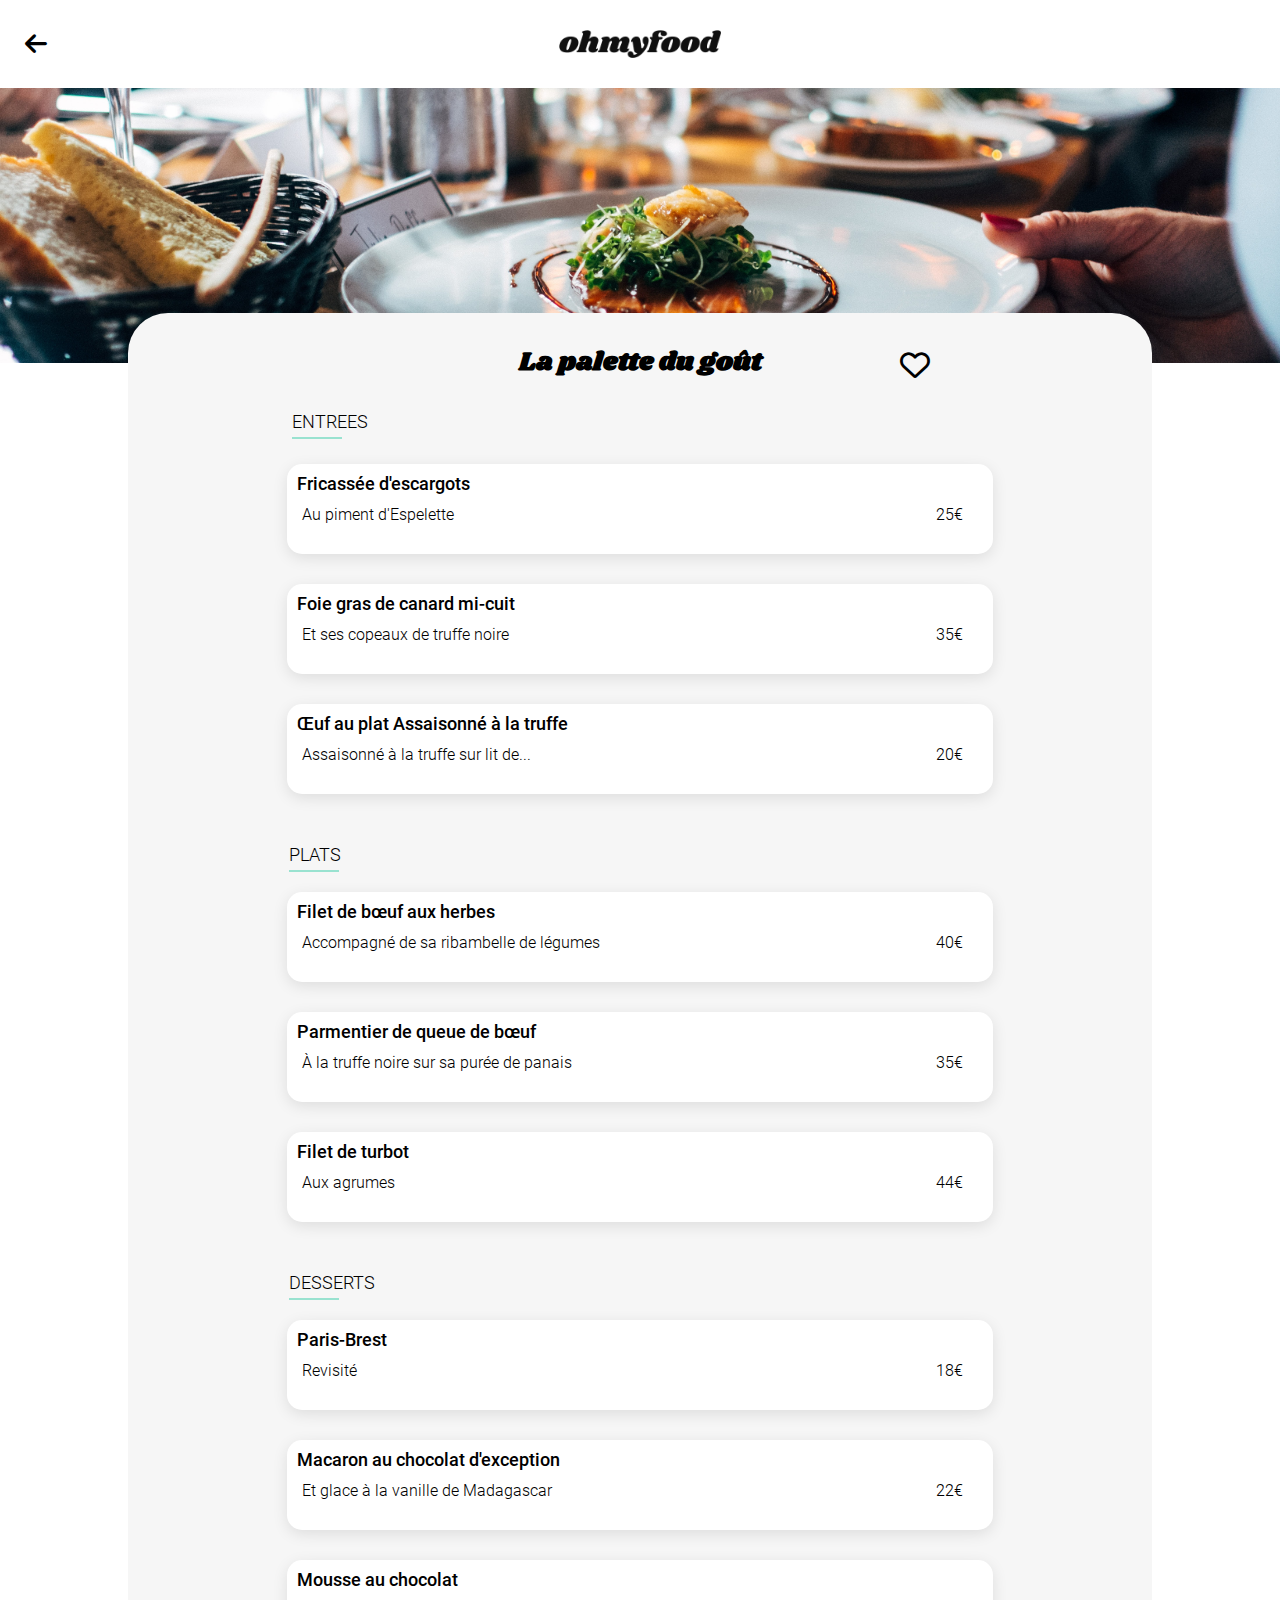
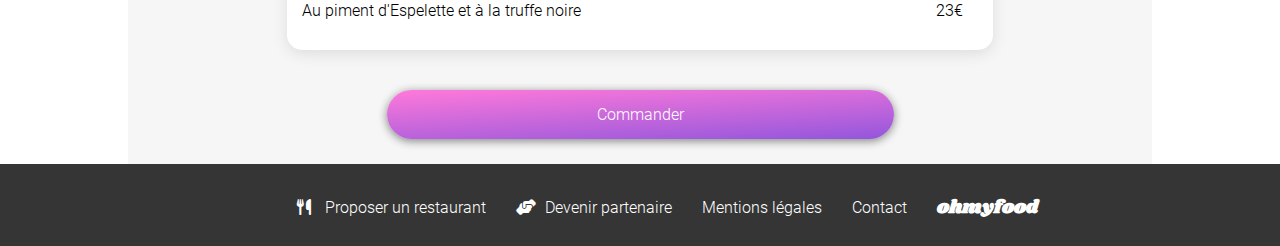
<file: p4-oc-ohmyfood/pages/la-palette-du-gout.html>
<!DOCTYPE html>
<html lang="en">
<head>
    <meta charset="UTF-8">
    <meta http-equiv="X-UA-Compatible" content="IE=edge">
    <meta name="viewport" content="width=device-width, initial-scale=1.0">
    <link rel="stylesheet" href="https://cdnjs.cloudflare.com/ajax/libs/font-awesome/6.2.1/css/all.min.css">  
    <link rel="stylesheet" href="../asset/css/style.css">
    <title>ohmyfood-Palette du goût</title>
</head>
<body>

    <nav class="nav--AlaFrancaise">
        <div class="nav--arrow">
            <a href="../index.html">
                <i class="fa-solid fa-arrow-left"></i>
            </a>
        </div>
        <div class="nav--logoOhmyfood"> 
            <img src="../images/logo/ohmyfood.png" alt="Logo ohmyfood">
        </div>
    </nav>

    <div class="presentation">
        <img src="../images/restaurants/jay-wennington-N_Y88TWmGwA-unsplash.jpg" alt="Plat La palette du goût">
    </div>

    <article class="main--container">
        <div>
            <div class="title-size main-title">
                <h1>La palette du goût</h1>
                <i class="icon-empty fa-regular fa-heart"></i>
                <i class="icon-hover fa-solid fa-heart"></i>
            </div>
            <div>
                <div>
                    <h2>ENTREES</h2>
                </div>
                <div class="menu-repas">
                    <div class="repas" id="apparition2">
                        <div class="directionColumn">
                            <h3 class="overflow-ellipsis">Fricassée d'escargots</h3>
                            <div>
                                <p class="overflow-ellipsis">Au piment d'Espelette</p>
                                <div class="price">
                                    <p >25€</p>
                                </div>
                                
                            </div>
                        </div>
                        <div class="btn">
                            <div class="check">
                                <i class="fa-solid fa-check"></i>
                            </div>
                        </div>
                    </div>
                </div>
                <div class="menu-repas">
                    <div class="repas" id="apparition3">
                        <div class="directionColumn">
                            <h3 class="overflow-ellipsis">Foie gras de canard mi-cuit</h3>
                            <div>
                                <p class="overflow-ellipsis">Et ses copeaux de truffe noire</p>
                                <div class="price">
                                    <p>35€</p>
                                </div>
                            </div>
                        </div>
                        <div class="btn">
                            <div class="check">
                                <i class="fa-solid fa-check"></i>
                            </div>
                        </div>        
                    </div>
                </div>
                
                <div class="menu-repas">
                    <div class="repas" id="apparition4">
                        <div class="directionColumn">
                            <h3 class="overflow-ellipsis">Œuf au plat Assaisonné à la truffe</h3>
                            <div>
                                <p class="overflow-ellipsis">Assaisonné à la truffe sur lit de...</p>
                                <div class="price">
                                    <p>20€</p>
                                </div>
                            </div>
                        </div>
                        <div class="btn">
                            <div class="check">
                                <i class="fa-solid fa-check"></i>
                            </div>
                        </div>        
                    </div>
                </div>
            </div>
            <div>
                <h2>PLATS</h2>
                <div class="menu-repas">
                    <div class="repas" id="apparition2">
                        <div class="directionColumn">
                            <h3 class="overflow-ellipsis">Filet de bœuf aux herbes</h3>
                            <div>
                                <p class="overflow-ellipsis">Accompagné de sa ribambelle de légumes</p>
                                <div class="price">
                                    <p>40€</p>
                                </div>
                            </div>
                        </div>
                        <div class="btn">
                            <div class="check">
                                <i class="fa-solid fa-check"></i>
                            </div>
                        </div>        
                    </div>
                </div>
                <div class="menu-repas">
                    <div class="repas" id="apparition3">
                        <div class="directionColumn">
                            <h3 class="overflow-ellipsis">Parmentier de queue de bœuf</h3>
                            <div>
                                <p class="overflow-ellipsis">À la truffe noire sur sa purée de panais</p>
                                <div class="price">
                                    <p>35€</p>
                                </div>
                            </div>
                        </div>
                        <div class="btn">
                            <div class="check">
                                <i class="fa-solid fa-check"></i>
                            </div>
                        </div>        
                    </div>
                </div>
                <div class="menu-repas">
                    <div class="repas" id="apparition4">
                        <div class="directionColumn">
                            <h3 class="overflow-ellipsis">Filet de turbot</h3>
                            <div>
                                <p class="overflow-ellipsis">Aux agrumes</p>
                                <div class="price">
                                    <p>44€</p>
                                </div>
                            </div>
                        </div>
                        <div class="btn">
                            <div class="check">
                                <i class="fa-solid fa-check"></i>
                            </div>
                        </div>        
                    </div>
                </div>
            </div>

            <div>
                    <h2>DESSERTS</h2>
                <div class="menu-repas">
                    <div class="repas" id="apparition2">
                        <div class="directionColumn">
                            <h3 class="overflow-ellipsis">Paris-Brest</h3>
                            <div>
                                <p class="overflow-ellipsis">Revisité</p>
                                <div class="price">
                                    <p>18€</p>
                                </div>
                            </div>
                        </div>
                        <div class="btn">
                            <div class="check">
                                <i class="fa-solid fa-check"></i>
                            </div>
                        </div>        
                    </div>
                </div>
                <div class="menu-repas">
                    <div class="repas" id="apparition3">
                        <div class="directionColumn">
                            <h3 class="overflow-ellipsis">Macaron au chocolat d'exception</h3>
                            <div>
                                <p class="overflow-ellipsis">Et glace à la vanille de Madagascar</p>
                                <div class="price">
                                    <p>22€</p>
                                </div>
                            </div>
                        </div>
                        <div class="btn">
                            <div class="check">
                                <i class="fa-solid fa-check"></i>
                            </div>
                        </div>        
                    </div>
                </div>
                <div class="menu-repas">
                    <div class="repas" id="apparition4">
                        <div class="directionColumn">
                            <h3 class="overflow-ellipsis">Mousse au chocolat</h3>
                            <div>
                                <p class="overflow-ellipsis">Au piment d'Espelette et à la truffe noire</p>
                                <div class="price">
                                    <p>23€</p>
                                </div>
                            </div>
                        </div>
                        <div class="btn">
                            <div class="check">
                                <i class="fa-solid fa-check"></i>
                            </div>
                        </div>        
                    </div>
                </div>
            </div>

            
                <a href="#">
                    <div class="div_commander">
                    Commander
                    </div>
                </a>
            
        </div>
    </article>
    
    <footer>
        <div class="footer--container">
            <h3 class="footer--icon">ohmyfood</h3>
            <a><i class="fa-solid fa-utensils"></i> Proposer un restaurant</a>
            <a><i class="fa-solid fa-handshake-angle"></i> Devenir partenaire</a>
            <a>Mentions légales</a>
            <a class="contact" href="mailto:test@mail.com">Contact</a>
            <h3 class="footer--icon-Desktop">ohmyfood</h3>
        </div>
    </footer>
</body>
</html>
</file>
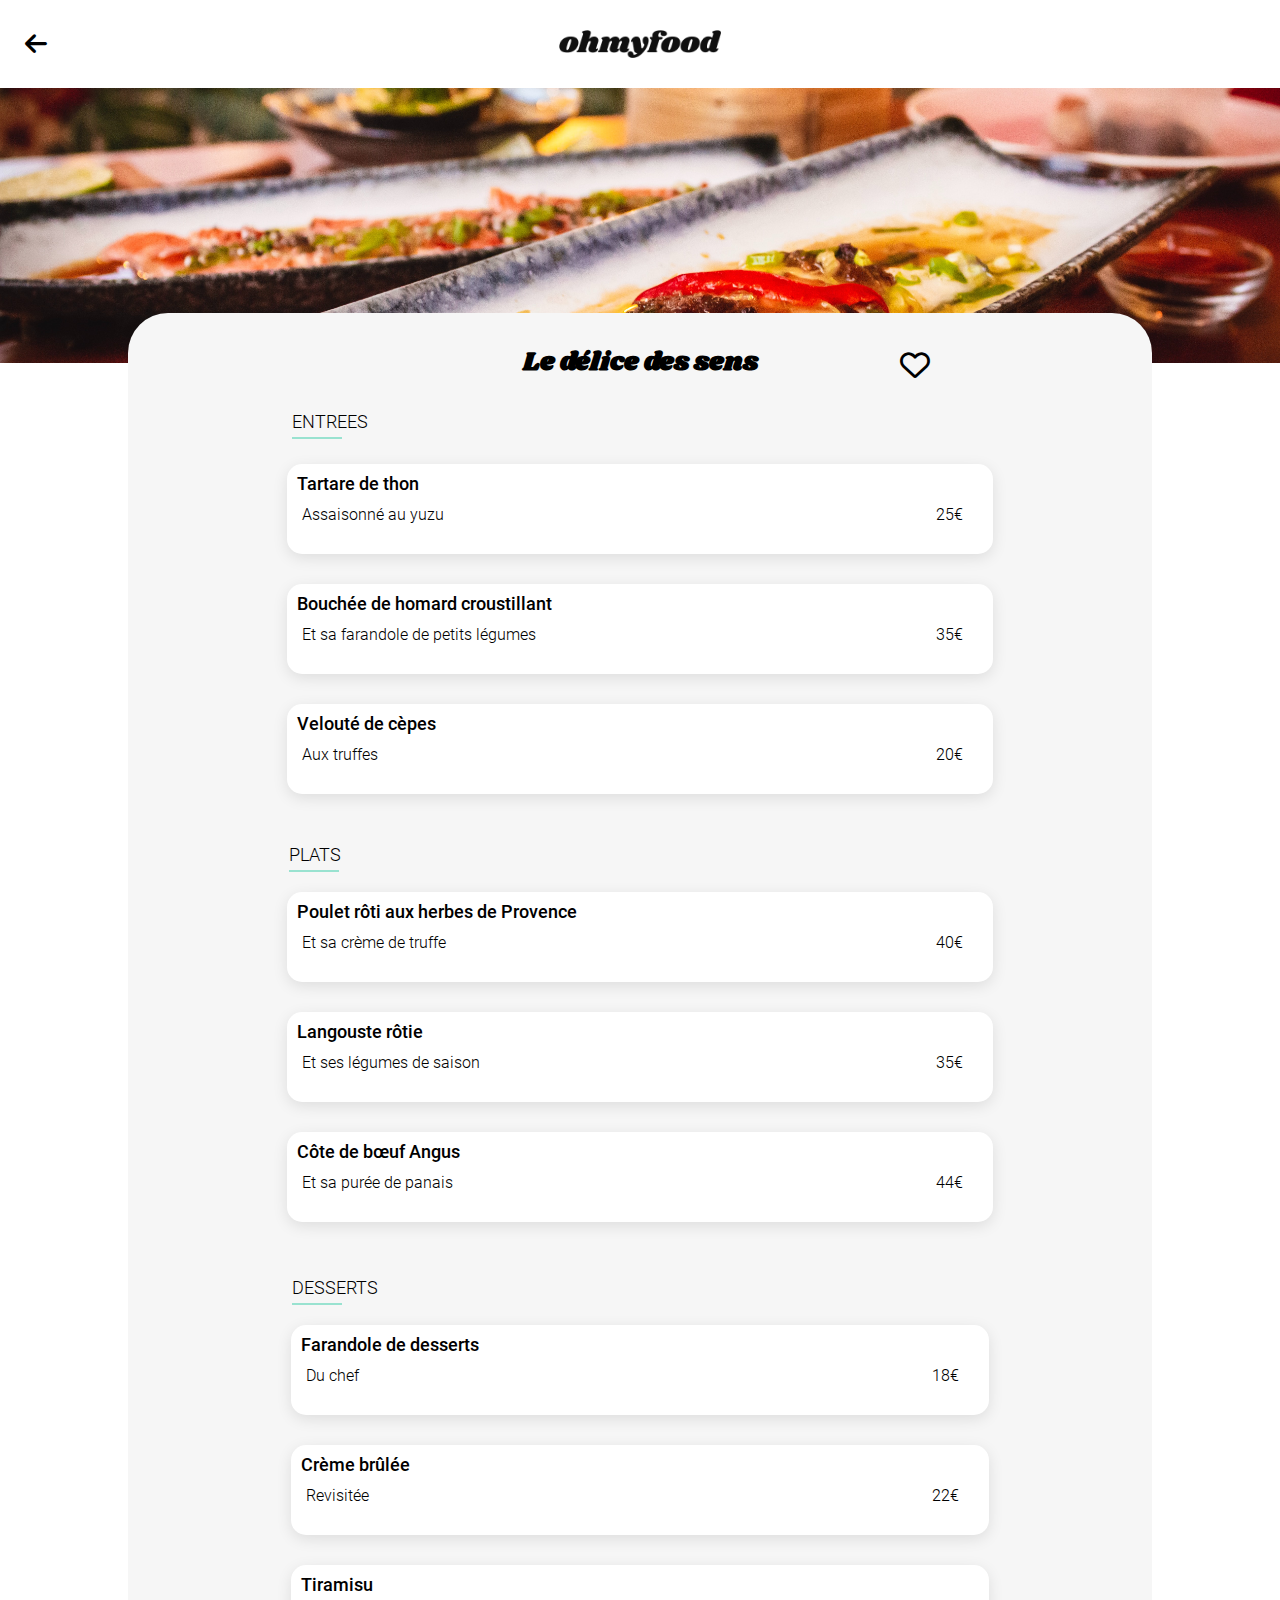
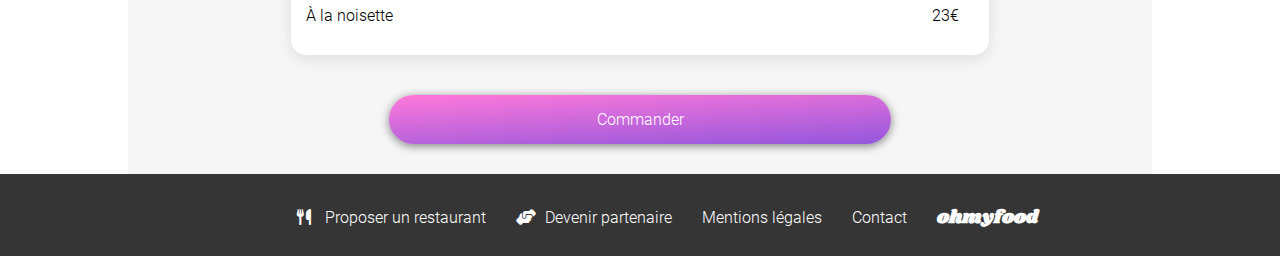
<file: p4-oc-ohmyfood/pages/le-delice-des-sens.html>
<!DOCTYPE html>
        <html lang="en">
        <head>
            <meta charset="UTF-8">
            <meta http-equiv="X-UA-Compatible" content="IE=edge">
            <meta name="viewport" content="width=device-width, initial-scale=1.0">
            <link rel="stylesheet" href="https://cdnjs.cloudflare.com/ajax/libs/font-awesome/6.2.1/css/all.min.css">  
            <link rel="stylesheet" href="../asset/css/style.css">
            <title>ohmyfood-Le délice des sens</title>
        </head>
        <body>
        
            <nav class="nav--AlaFrancaise">
                <div class="nav--arrow">
                    <a href="../index.html">
                        <i class="fa-solid fa-arrow-left"></i>
                    </a>
                </div>
                <div class="nav--logoOhmyfood"> 
                    <img src="../images/logo/ohmyfood.png" alt="Logo ohmyfood">
                </div>
            </nav>
        
            <div class="presentation">
                <img src="../images/restaurants/louis-hansel-shotsoflouis-qNBGVyOCY8Q-unsplash.jpg" alt="Plat Delice des sens">
            </div>
        
            <article class="main--container">
                <div>
                    <div class="title-size main-title">
                        <h1>Le délice des sens</h1>
                        <i class="icon-empty fa-regular fa-heart"></i>
                        <i class="icon-hover fa-solid fa-heart"></i>
                    </div>
                    <div>
                        <div>
                            <h2>ENTREES</h2>
                        </div>
                        <div class="menu-repas">
                            <div class="repas" id="apparition2">
                                <div class="directionColumn">
                                    <h3 class="overflow-ellipsis">Tartare de thon</h3>
                                    <div>
                                        <p class="overflow-ellipsis">Assaisonné au yuzu</p>
                                        <div class="price">
                                            <p >25€</p>
                                        </div>
                                        
                                    </div>
                                </div>
                                <div class="btn">
                                    <div class="check">
                                        <i class="fa-solid fa-check"></i>
                                    </div>
                                </div>
                            </div>
                        </div>
                        <div class="menu-repas">
                            <div class="repas" id="apparition3">
                                <div class="directionColumn">
                                    <h3 class="overflow-ellipsis">Bouchée de homard croustillant</h3>
                                    <div>
                                        <p class="overflow-ellipsis">Et sa farandole de petits légumes</p>
                                        <div class="price">
                                            <p>35€</p>
                                        </div>
                                    </div>
                                </div>
                                <div class="btn">
                                    <div class="check">
                                        <i class="fa-solid fa-check"></i>
                                    </div>
                                </div>        
                            </div>
                        </div>
                        
                        <div class="menu-repas">
                            <div class="repas" id="apparition4">
                                <div class="directionColumn">
                                    <h3 class="overflow-ellipsis">Velouté de cèpes</h3>
                                    <div>
                                        <p class="overflow-ellipsis">Aux truffes</p>
                                        <div class="price">
                                            <p>20€</p>
                                        </div>
                                    </div>
                                </div>
                                <div class="btn">
                                    <div class="check">
                                        <i class="fa-solid fa-check"></i>
                                    </div>
                                </div>        
                            </div>
                        </div>
                    </div>
                        
                    <div>
                        <h2>PLATS</h2>
                        <div class="menu-repas">
                            <div class="repas" id="apparition2">
                                <div class="directionColumn">
                                    <h3 class="overflow-ellipsis">Poulet rôti aux herbes de Provence</h3>
                                    <div>
                                        <p class="overflow-ellipsis">Et sa crème de truffe</p>
                                        <div class="price">
                                            <p>40€</p>
                                        </div>
                                    </div>
                                </div>
                                <div class="btn">
                                    <div class="check">
                                        <i class="fa-solid fa-check"></i>
                                    </div>
                                </div>        
                            </div>
                        </div>
                        <div class="menu-repas">
                            <div class="repas" id="apparition3">
                                <div class="directionColumn">
                                    <h3 class="overflow-ellipsis">Langouste rôtie</h3>
                                    <div>
                                        <p class="overflow-ellipsis">Et ses légumes de saison</p>
                                        <div class="price">
                                            <p>35€</p>
                                        </div>
                                    </div>
                                </div>
                                <div class="btn">
                                    <div class="check">
                                        <i class="fa-solid fa-check"></i>
                                    </div>
                                </div>
                            </div>        
                        </div>
                        <div class="menu-repas">
                            <div class="repas" id="apparition4">
                                <div class="directionColumn">
                                    <h3 class="overflow-ellipsis">Côte de bœuf Angus</h3>
                                    <div>
                                        <p class="overflow-ellipsis">Et sa purée de panais</p>
                                        <div class="price">
                                            <p>44€</p>
                                        </div>
                                    </div>
                                </div>
                                <div class="btn">
                                    <div class="check">
                                        <i class="fa-solid fa-check"></i>
                                    </div>
                                </div>        
                            </div>
                        </div>
                    </div>
                    
                    <div>
                        <div>
                            <h2>DESSERTS</h2>
                        <div class="menu-repas">
                            <div class="repas" id="apparition2">
                                <div class="directionColumn">
                                    <h3 class="overflow-ellipsis">Farandole de desserts</h3>
                                    <div>
                                        <p class="overflow-ellipsis">Du chef</p>
                                        <div class="price">
                                            <p>18€</p>
                                        </div>
                                    </div>
                                </div>
                                <div class="btn">
                                    <div class="check">
                                        <i class="fa-solid fa-check"></i>
                                    </div>
                                </div>        
                            </div>
                        </div>
                        <div class="menu-repas">
                            <div class="repas" id="apparition3">
                                <div class="directionColumn">
                                    <h3 class="overflow-ellipsis">Crème brûlée</h3>
                                    <div>
                                        <p class="overflow-ellipsis">Revisitée</p>
                                        <div class="price">
                                            <p>22€</p>
                                        </div>
                                    </div>
                                </div>
                                <div class="btn">
                                    <div class="check">
                                        <i class="fa-solid fa-check"></i>
                                    </div>
                                </div>        
                            </div>
                        </div>
                        <div class="menu-repas">
                            <div class="repas" id="apparition4">
                                <div class="directionColumn">
                                    <h3 class="overflow-ellipsis">Tiramisu</h3>
                                    <div>
                                        <p class="overflow-ellipsis">À la noisette</p>
                                        <div class="price">
                                            <p>23€</p>
                                        </div>
                                    </div>
                                </div>
                                <div class="btn">
                                    <div class="check">
                                        <i class="fa-solid fa-check"></i>
                                    </div>
                                </div>        
                            </div>
                        </div>
                    </div>
        
                    
                        <a href="#">
                            <div class="div_commander">
                            Commander
                            </div>
                        </a>
                    
                </div>
            </article>
            
            <footer>
                <div class="footer--container">
                    <h3 class="footer--icon">ohmyfood</h3>
                    <a><i class="fa-solid fa-utensils"></i> Proposer un restaurant</a>
                    <a><i class="fa-solid fa-handshake-angle"></i> Devenir partenaire</a>
                    <a>Mentions légales</a>
                    <a class="contact" href="mailto:test@mail.com">Contact</a>
                    <h3 class="footer--icon-Desktop">ohmyfood</h3>
                </div>
            </footer>
        </body>
        </html>
</file>
<file: p4-oc-ohmyfood/asset/css/style.css>
@font-face {
  font-family: "Roboto";
  src: url("../../font/roboto/Roboto-Medium.ttf") format("truetype");
  font-weight: 400;
}
@font-face {
  font-family: "Roboto-Light";
  src: url("../../font/roboto/Roboto-Light.ttf") format("truetype");
  font-weight: 400;
}
@font-face {
  font-family: "Shrikhand";
  src: url("../../font/Shrikhand/Shrikhand-Regular.ttf") format("truetype");
  font-weight: 400;
}
@-webkit-keyframes scale-up-hor-right {
  0% {
    -webkit-transform: scaleX(0);
    transform: scaleX(0);
    -webkit-transform-origin: 100% 100%;
    transform-origin: 100% 100%;
  }
  100% {
    -webkit-transform: scaleX(1);
    transform: scaleX(1);
    -webkit-transform-origin: 100% 100%;
    transform-origin: 100% 100%;
  }
}
@keyframes scale-up-hor-right {
  0% {
    -webkit-transform: scaleX(0);
    transform: scaleX(0);
    -webkit-transform-origin: 100% 100%;
    transform-origin: 100% 100%;
  }
  100% {
    -webkit-transform: scaleX(1);
    transform: scaleX(1);
    -webkit-transform-origin: 100% 100%;
    transform-origin: 100% 100%;
  }
}
@-webkit-keyframes scale-up-hor-left {
  0% {
    -webkit-transform: scaleX(0.8);
    transform: scaleX(0.8);
    -webkit-transform-origin: 0% 0%;
    transform-origin: 0% 0%;
  }
  100% {
    -webkit-transform: scaleX(1);
    transform: scaleX(1);
    -webkit-transform-origin: 0% 0%;
    transform-origin: 0% 0%;
  }
}
@keyframes scale-up-hor-left {
  0% {
    -webkit-transform: scaleX(0.8);
    transform: scaleX(0.8);
    -webkit-transform-origin: 0% 0%;
    transform-origin: 0% 0%;
  }
  100% {
    -webkit-transform: scaleX(1);
    transform: scaleX(1);
    -webkit-transform-origin: 0% 0%;
    transform-origin: 0% 0%;
  }
}
@-webkit-keyframes slide-left {
  0% {
    -webkit-transform: translateX(0);
    transform: translateX(0);
  }
  100% {
    -webkit-transform: translateX(-65px);
    transform: translateX(-65px);
  }
}
@keyframes slide-left {
  0% {
    -webkit-transform: translateX(0);
    transform: translateX(0);
  }
  100% {
    -webkit-transform: translateX(-65px);
    transform: translateX(-65px);
  }
}
@-webkit-keyframes rotate-center {
  0% {
    -webkit-transform: rotate(0);
    transform: rotate(0);
  }
  100% {
    -webkit-transform: rotate(360deg);
    transform: rotate(360deg);
  }
}
@keyframes rotate-center {
  0% {
    -webkit-transform: rotate(0);
    transform: rotate(0);
  }
  100% {
    -webkit-transform: rotate(360deg);
    transform: rotate(360deg);
  }
}
body {
  margin: 0;
  padding: 0;
}

h2, h3 {
  font-family: "Roboto";
}

p, a {
  font-family: "Roboto-Light";
}

h1 {
  font-family: "Shrikhand";
}

.directionRow {
  display: flex;
  flex-direction: row;
}

.directionColumn {
  display: flex;
  flex-direction: column;
}

header {
  margin: 0;
  padding: 20px 0 10px 0;
  box-shadow: 0 0 5px 0 grey;
  position: relative;
  z-index: 1;
}

.logo, nav p {
  display: flex;
  justify-content: center;
}
.logo img, nav p img {
  width: 60%;
}

nav {
  position: relative;
  z-index: auto;
}

.location {
  width: 100%;
  padding: 5px 0 5px 0;
  margin: 0 0 0 0;
  font-family: "Roboto-Light";
  background-color: #EAEAEA;
}
.location p {
  font-weight: 700;
}
.location i {
  margin-right: 10px;
}

.nav {
  background-color: #F6F6F6;
  padding: 5px 0 40px 0;
  text-align: center;
}
.nav_button {
  width: 300px;
  text-decoration: none;
  text-align: center;
  margin-top: 10px;
  margin-left: auto;
  margin-right: auto;
  border-color: inherit;
  color: white;
  font-family: "Roboto-Light";
  border-radius: 25px;
  padding: 15px 0 15px 0;
  box-shadow: 0 2px 10px 0px grey;
  background: linear-gradient(177deg, #ff79DA, #9356DC);
}
.nav_button:hover {
  opacity: 0.5;
}

.titre-fonctionnement {
  margin: 30px 0 0 20px;
}

.fonctionnement div {
  width: 90%;
  margin: 20px auto 0 auto;
  padding: 10px 0 10px 0;
  justify-content: center;
  align-items: center;
  background-color: #F6F6F6;
  box-shadow: 0 0 10px 0 #D2D2D2;
  border-radius: 20px;
}
.fonctionnement div i {
  position: relative;
  color: #7E7E7E;
  left: 0;
  width: auto;
  margin-right: 5px;
}
@media screen and (min-width: 400px) {
  .fonctionnement div i {
    margin-right: 40px;
  }
}
.fonctionnement div:hover {
  background-color: #F5EDFF;
}
.fonctionnement div:hover i {
  color: #9356DC;
}
.fonctionnement div .icon-number {
  position: absolute;
  left: 3.5%;
  margin-top: 0;
  text-align: center;
  color: white;
  background-color: #9356DC;
  width: 22px;
  height: 22px;
  padding: 7px 6px 5px 6px;
  border-radius: 25px;
  font-family: "Roboto";
}

.restaurants {
  margin: 50px 0 0 0;
  padding: 50px 30px 15px 30px;
  background-color: #F6F6F6;
}
.restaurants .groupe-menu {
  background-color: #F6F6F6;
}
.restaurants .groupe-menu div {
  width: 100%;
  margin: 20px 0 40px 0;
  padding: 0 0 10px 0;
  position: relative;
  left: auto;
  right: auto;
  border-radius: 20px;
  box-shadow: 0 0 10px 0 #D2D2D2;
}
.restaurants .groupe-menu .etiquette {
  background-color: #99E2D0;
  font-family: "Roboto";
  font-size: 14px;
  width: 100px;
  color: #008766;
  text-align: center;
  border-radius: 5px;
  position: absolute;
  right: 20px;
  top: 0;
  padding-top: 7.5px;
}
.restaurants img {
  width: 100%;
  height: 200px;
  display: flex;
  text-align: center;
  border-radius: 20px 20px 0 0;
  object-fit: cover;
}
.restaurants h2 {
  margin: 0 0 50px 0;
}
.restaurants h3, .restaurants p {
  margin: 10px 0 0 20px;
}
.restaurants i {
  position: absolute;
  right: 20px;
  bottom: 30px;
  opacity: 1;
}
.restaurants i:hover {
  opacity: 0;
}
.restaurants div a {
  color: black;
  font-style: none;
  text-decoration: none;
}
.restaurants .icon-hover {
  position: absolute;
  right: 20px;
  bottom: 30px;
  opacity: 0;
}
.restaurants .icon-hover:hover {
  opacity: 1;
  background: -webkit-linear-gradient(#9356DC, #ff79DA);
  -webkit-background-clip: text;
  -webkit-text-fill-color: transparent;
}

footer {
  color: white;
  background-color: #353535;
}
footer .footer--container {
  display: flex;
  flex-direction: column;
  margin-left: 25px;
}
footer h3 {
  font-family: "Shrikhand";
  margin-bottom: 25px;
}
footer a, footer p {
  margin-bottom: 15px;
}
footer .fa-utensils {
  margin-right: 10px;
}
footer .fa-handshake-angle {
  margin-right: 5px;
}
footer .contact {
  text-decoration: none;
  color: white;
}
footer .footer--icon-Desktop {
  display: none;
}

@keyframes apparition {
  0% {
    opacity: 0;
  }
  100% {
    opacity: 1;
  }
}
#apparition1 {
  animation: apparition 1s;
}

#apparition2 {
  animation: apparition 1.5s;
}

#apparition3 {
  animation: apparition 2s;
}

#apparition4 {
  animation: apparition 2.5s;
}

#apparition5 {
  animation: apparition 3s;
}

#apparition6 {
  animation: apparition 2s cubic-bezier(0.88, 0, 0.88, 0.11);
}

.loader {
  position: absolute;
  top: 45%;
  left: 45%;
  width: 100px;
  height: 100px;
  text-align: center;
}

.loader:after {
  content: " ";
  position: absolute;
  width: 100px;
  height: 100px;
  margin: 8px;
  border-radius: 50%;
  border: 10px solid #9356DC;
  border-color: #9356DC transparent #9356DC transparent;
  animation: loading 2s linear;
  opacity: 0;
}

@keyframes loading {
  0% {
    transform: rotate(0deg);
    opacity: 1;
  }
  100% {
    transform: rotate(360deg);
    opacity: 0;
  }
}
.nav--AlaFrancaise div img {
  width: 162px;
}
.nav--arrow a {
  position: absolute;
  top: 0;
  left: 25px;
  font-size: 25px;
  color: black;
  text-decoration: none;
}
.nav--logoOhmyfood {
  width: 100%;
  margin-top: 30px;
  display: flex;
  justify-content: center;
}

.presentation {
  margin-top: 30px;
  width: 100%;
  display: flex;
}
.presentation img {
  width: 100%;
  height: 275px;
  object-fit: cover;
  z-index: -1;
}

.main--container {
  width: 100%;
  padding-bottom: 20px;
  background-color: #F6F6F6;
  margin-top: -50px;
  z-index: 2;
  border-top-left-radius: 40px;
  border-top-right-radius: 40px;
}
.main--container div {
  padding: 5px;
}
.main--container h1 {
  margin: 20px 0 0 10px;
  font-size: 26px;
}
.main--container .title-size h1 {
  margin: 23px 0 0 10px;
  font-size: 22px;
}
.main--container div h2 {
  width: 50px;
  font-size: 18px;
  font-family: "Roboto-Light";
  border-bottom: 2px solid #99E2D0;
  padding-bottom: 5px;
  font-weight: 100 !important;
}
.main--container .main-title i {
  position: absolute;
  font-size: 25px;
  right: 50px;
  top: 350px;
  opacity: 1;
}
.main--container .main-title i:hover {
  opacity: 0;
}
.main--container .main-title .icon-hover {
  position: absolute;
  font-size: 25px;
  right: 50px;
  top: 350px;
  opacity: 0;
}
.main--container .main-title .icon-hover:hover {
  opacity: 1;
  background: -webkit-linear-gradient(#9356DC, #ff79DA);
  -webkit-background-clip: text;
  -webkit-text-fill-color: transparent;
}
.main--container .repas {
  display: flex;
  flex-direction: row;
  align-items: center;
  background-color: white;
  box-shadow: 0px 4px 15px rgba(0, 0, 0, 0.1);
  border-radius: 15px;
  margin-bottom: 20px;
  height: 80px;
  z-index: 2;
}
.main--container .repas .directionColumn {
  display: flex;
  flex-direction: column;
}
.main--container .repas h3 {
  font-family: "Roboto";
  font-size: 18px;
  font-weight: 500;
  margin-top: 10px;
  margin-bottom: 0;
}
.main--container .repas div {
  max-width: 60vw;
  display: flex;
  flex-direction: row;
  margin-top: -10px;
}
.main--container .repas .overflow-ellipsis {
  white-space: nowrap;
  overflow: hidden;
  text-overflow: ellipsis;
}
.main--container .repas .price {
  margin-top: -5px;
  position: absolute;
  right: 25px;
}
.main--container .repas .btn {
  position: absolute;
  right: 15px;
  color: #99E2D0;
  margin-top: 0;
  border-top-right-radius: 15px;
  border-bottom-right-radius: 15px;
  background-color: #99E2D0;
  height: 80px;
  width: 65px;
  justify-content: center;
  align-items: center;
  opacity: 0;
}
.main--container .repas .check {
  background-color: white;
  border-radius: 30px;
  width: 30px;
  height: 30px;
  justify-content: center;
  align-items: center;
}
.main--container .repas:hover .btn {
  opacity: 1;
  -webkit-animation: scale-up-hor-right 0.8s cubic-bezier(0.39, 0.575, 0.565, 1) both;
  animation: scale-up-hor-right 0.8s cubic-bezier(0.39, 0.575, 0.565, 1) both;
}
.main--container .repas:hover .price {
  -webkit-animation: slide-left 0.8s cubic-bezier(0.25, 0.46, 0.45, 0.94) both;
  animation: slide-left 0.8s cubic-bezier(0.25, 0.46, 0.45, 0.94) both;
}
.main--container .repas:hover .check {
  -webkit-animation: rotate-center 0.8s ease-in-out both;
  animation: rotate-center 0.8s ease-in-out both;
}
.main--container .repas:hover .overflow-ellipsis {
  white-space: nowrap;
  overflow: hidden;
  text-overflow: ellipsis;
  max-width: 90%;
}
.main--container a {
  text-decoration: none;
}
.main--container a .div_commander {
  width: 50%;
  text-align: center;
  margin-top: 10px;
  margin-left: auto;
  margin-right: auto;
  border-color: inherit;
  color: white;
  font-family: "Roboto-Light";
  border-radius: 25px;
  padding: 15px 0 15px 0;
  box-shadow: 0 2px 10px 0px grey;
  background: linear-gradient(177deg, #ff79DA, #9356DC);
}
.main--container a .div_commander:hover {
  opacity: 0.5;
}

@media screen and (min-width: 1024px) {
  .logo, nav h4 {
    display: flex;
    justify-content: center;
  }
  .logo img, nav h4 img {
    width: 30%;
  }
  .titre-fonctionnement {
    margin: 50px 0 20px 12%;
  }
  .fonctionnement {
    width: 80%;
    margin: 0 auto 0 auto;
    display: flex;
    flex-direction: row;
    justify-content: space-around;
  }
  .fonctionnement div {
    width: 30%;
    padding: 10px 0 10px 0;
    justify-content: center;
    align-items: center;
    background-color: #F6F6F6;
    box-shadow: 0 0 10px 0 #D2D2D2;
    border-radius: 20px;
  }
  .fonctionnement div i {
    left: -10px;
    width: auto;
    margin-right: 5px;
  }
  .fonctionnement div:hover {
    background-color: #F5EDFF;
  }
  .fonctionnement div:hover i {
    color: #9356DC;
  }
  .fonctionnement .directionRow {
    position: relative;
  }
  .fonctionnement .directionRow .icon-number {
    left: -20px;
    margin-top: 0;
    text-align: center;
    color: white;
    background-color: #9356DC;
    width: 22px;
    height: 22px;
    padding: 5px;
    border-radius: 25px;
  }
  .restaurants {
    margin: 50px 0 0 0;
    padding: 50px 30px 15px 30px;
    background-color: #F6F6F6;
  }
  .restaurants .groupe-menu {
    background-color: #F6F6F6;
    display: flex;
    flex-direction: row;
    justify-content: space-between;
    width: 80%;
    margin-left: auto;
    margin-right: auto;
  }
  .restaurants .groupe-menu div {
    width: 48%;
    margin: 20px 0 40px 0;
    padding: 0 0 10px 0;
    position: relative;
    left: auto;
    right: auto;
    border-radius: 20px;
    box-shadow: 0 0 10px 0 #D2D2D2;
  }
  .restaurants .groupe-menu .etiquette {
    background-color: #99E2D0;
    font-family: "Roboto";
    font-size: 14px;
    width: 100px;
    color: #008766;
    text-align: center;
    border-radius: 5px;
    position: absolute;
    right: 20px;
    top: 0;
    padding-top: 7.5px;
  }
  .restaurants img {
    width: 100%;
    height: 200px;
    display: flex;
    text-align: center;
    border-radius: 20px 20px 0 0;
    object-fit: cover;
  }
  .restaurants h2 {
    margin: 0 0 50px 10%;
  }
  .restaurants h3, .restaurants p {
    margin: 10px 0 0 20px;
  }
  .restaurants i {
    position: absolute;
    right: 20px;
    bottom: 30px;
    opacity: 1;
  }
  .restaurants i:hover {
    opacity: 0;
  }
  .restaurants div a {
    color: black;
    font-style: none;
    text-decoration: none;
  }
  .restaurants .icon-hover {
    position: absolute;
    right: 20px;
    bottom: 30px;
    opacity: 0;
  }
  .restaurants .icon-hover:hover {
    opacity: 1;
    background: -webkit-linear-gradient(#9356DC, #ff79DA);
    -webkit-background-clip: text;
    -webkit-text-fill-color: transparent;
  }
  footer {
    padding-top: 20px;
    color: white;
    background-color: #353535;
  }
  footer .footer--container {
    display: flex;
    flex-direction: row;
    justify-content: center;
    align-items: center;
  }
  footer .footer--icon {
    display: none;
  }
  footer h3 {
    font-family: "Shrikhand";
    margin-top: 10px;
  }
  footer a, footer p {
    margin-bottom: 15px;
    margin-left: 30px;
  }
  footer .contact {
    text-decoration: none;
    color: white;
  }
  footer .footer--icon-Desktop {
    display: flex;
    margin-left: 30px;
  }
  .nav--AlaFrancaise div img {
    width: 162px;
  }
  .nav--arrow a {
    position: absolute;
    top: 0;
    left: 25px;
    font-size: 25px;
    color: black;
    text-decoration: none;
  }
  .nav--logoOhmyfood {
    width: 100%;
    margin-top: 30px;
    display: flex;
    justify-content: center;
  }
  .presentation {
    margin-top: 30px;
    width: 100%;
    display: flex;
  }
  .presentation img {
    width: 100%;
    height: 275px;
    object-fit: cover;
    z-index: -1;
  }
  .main--container {
    width: 80%;
    margin-left: auto;
    margin-right: auto;
    padding-bottom: 20px;
    background-color: #F6F6F6;
    margin-top: -50px;
    z-index: 2;
    border-top-left-radius: 40px;
    border-top-right-radius: 40px;
  }
  .main--container div {
    padding: 5px;
  }
  .main--container h1 {
    margin: 20px 0 0 10px;
    font-size: 26px;
    justify-content: center;
  }
  .main--container .title-size h1 {
    margin: 20px 0 0 10px;
    font-size: 26px;
  }
  .main--container div h2 {
    width: 50px;
    font-size: 18px;
    font-family: "Roboto-Light";
    border-bottom: 2px solid #99E2D0;
    padding-bottom: 5px;
    font-weight: 100 !important;
    margin-left: 15%;
    margin-right: auto;
  }
  .main--container .main-title h1 {
    display: flex;
    width: 100%;
    margin-left: auto;
    margin-right: auto;
  }
  .main--container .main-title i {
    position: absolute;
    font-size: 30px;
    margin-right: 300px;
    top: 350px;
    opacity: 1;
  }
  .main--container .main-title i:hover {
    opacity: 0;
  }
  .main--container .main-title .icon-hover {
    position: absolute;
    font-size: 30px;
    margin-right: 300px;
    top: 350px;
    opacity: 0;
  }
  .main--container .main-title .icon-hover:hover {
    opacity: 1;
    background: -webkit-linear-gradient(#9356DC, #ff79DA);
    -webkit-background-clip: text;
    -webkit-text-fill-color: transparent;
  }
  .main--container .repas {
    position: relative;
    display: flex;
    flex-direction: row;
    align-items: center;
    background-color: white;
    box-shadow: 0px 4px 15px rgba(0, 0, 0, 0.1);
    border-radius: 15px;
    margin-bottom: 20px;
    margin-left: auto;
    margin-right: auto;
    height: 80px;
    width: 70%;
    z-index: 2;
  }
  .main--container .repas .directionColumn {
    display: flex;
    flex-direction: column;
  }
  .main--container .repas h3 {
    font-family: "Roboto";
    font-size: 18px;
    font-weight: 500;
    margin-top: 10px;
    margin-bottom: 0;
  }
  .main--container .repas div {
    max-width: 60vw;
    display: flex;
    flex-direction: row;
    margin-top: -10px;
  }
  .main--container .repas .overflow-ellipsis {
    white-space: nowrap;
    overflow: visible;
    text-overflow: ellipsis;
  }
  .main--container .repas .price {
    margin-top: -5px;
    position: absolute;
    right: 25px;
  }
  .main--container .repas .btn {
    right: 0;
    margin-top: 0;
    color: #99E2D0;
    border-top-right-radius: 15px;
    border-bottom-right-radius: 15px;
    background-color: #99E2D0;
    height: 80px;
    width: 65px;
    justify-content: center;
    align-items: center;
    opacity: 0;
  }
  .main--container .repas .check {
    background-color: white;
    border-radius: 30px;
    width: 30px;
    height: 30px;
    justify-content: center;
    align-items: center;
  }
  .main--container .repas:hover .btn {
    opacity: 1;
    -webkit-animation: scale-up-hor-right 0.8s cubic-bezier(0.39, 0.575, 0.565, 1) both;
    animation: scale-up-hor-right 0.8s cubic-bezier(0.39, 0.575, 0.565, 1) both;
  }
  .main--container .repas:hover .price {
    -webkit-animation: slide-left 0.8s cubic-bezier(0.25, 0.46, 0.45, 0.94) both;
    animation: slide-left 0.8s cubic-bezier(0.25, 0.46, 0.45, 0.94) both;
  }
  .main--container .repas:hover .check {
    -webkit-animation: rotate-center 0.8s ease-in-out both;
    animation: rotate-center 0.8s ease-in-out both;
  }
  .main--container .repas:hover .overflow-ellipsis {
    white-space: nowrap;
    overflow: visible;
    text-overflow: ellipsis;
  }
  .main--container a {
    text-decoration: none;
  }
  .main--container a .div_commander {
    width: 50%;
    text-align: center;
    margin-top: 10px;
    margin-left: auto;
    margin-right: auto;
    border-color: inherit;
    color: white;
    font-family: "Roboto-Light";
    border-radius: 25px;
    padding: 15px 0 15px 0;
    box-shadow: 0 2px 10px 0px grey;
    background: linear-gradient(177deg, #ff79DA, #9356DC);
  }
  .main--container a .div_commander:hover {
    opacity: 0.5;
  }
}

/*# sourceMappingURL=style.css.map */
</file>
<file: Print-it-JS-main/assets/style.css>
/* variables declaration */
:root {
	--primary-color: #3396C0;
	--secondary-color: #CD006B;
	--third-color: #EEE325;
}

/* Reset CSS */
* {
	-webkit-box-sizing: border-box;
	-moz-box-sizing: border-box;
	box-sizing: border-box;
}
html, body, div, span, applet, object, iframe,
h1, h2, h3, h4, h5, h6, p, blockquote, pre,
a, abbr, acronym, address, big, cite, code,
del, dfn, em, img, ins, kbd, q, s, samp,
small, strike, strong, sub, sup, tt, var,
b, u, i, center,
dl, dt, dd, ol, ul, li,
fieldset, form, label, legend,
table, caption, tbody, tfoot, thead, tr, th, td,
article, aside, canvas, details, embed,
figure, figcaption, footer, header, hgroup,
menu, nav, output, ruby, section, summary,
time, mark, audio, video {
	margin: 0;
	padding: 0;
	border: 0;
	font: inherit;
	font-size: 100%;
	vertical-align: baseline;
}
/* HTML5 display-role reset for older browsers */
article, aside, details, figcaption, figure,
footer, header, hgroup, menu, nav, section {
	display: block;
}
body {
	line-height: 1;
}
ol, ul {
	list-style: none;
}
blockquote, q {
	quotes: none;
}
blockquote:before, blockquote:after,
q:before, q:after {
	content: none;
}
table {
	border-collapse: collapse;
	border-spacing: 0;
}
body {

}
section {
	margin-block: 6em;
}
h2 {
	font-family: 'Roboto Slab', sans-serif;
	font-size: 40px;
	font-weight: 900;
	margin-block: 1em;
}
h3{
	font-family: 'Roboto Slab', sans-serif;
	font-size: 22px;
	font-weight: 900;
	margin-block: 1em;
}

p, li {
	font-family: Roboto, sans-serif;
	font-size: 16px;
	line-height: 26px;
}
.container {
	max-width: 1440px;
	margin-inline:auto;
	padding-inline: 5%;
}
header {
	display: flex;
	justify-content: space-between;
	align-items: center;
}
.logo{
	width: 260px;
	margin-block: 10px;
}

.btn {
	background-color: var(--primary-color) ;
	padding: 16px 32px;
	margin-inline:5px;
	border-radius: 5px;
	color: white;
	text-decoration: none;
}
.devis {
	background-color: var(--secondary-color);
}

#banner {
	display: flex;
	flex-direction: column;
	align-items: center;
	justify-content: center; 
	width: 100%;
	min-height: 470px;
	position: relative;
	transition: transform 0.5s;
  	transform: translateX(0);
}

#banner .slider {
  position: absolute;
  top: 0;
  left: 0;
  display: flex;
  transition: transform 0.3s ease-in-out;
}
.slider div {
	display: flex;
	width: 100vw;
	height: 470px;
	position: relative;
	align-items: center;
	justify-content: center; 
}

.slider p {
	position: absolute;
	
}
/* 
#banner article {
	position: absolute;
	display: flex;
	align-items: center;
	min-height: 470px;
	justify-content: center; 
	width: 100%;
} */

.banner-img {
	width: 100%;
	height: 100%;
	z-index: -1;
	object-fit: cover;
	object-position: center;
	
}
/* Code CSS en prévision de l'ajout d'un carousel pour la bannière */
/* Gestion des fleches du carrousel */
#banner .arrow {
	position: absolute;
	cursor:pointer;
}
#banner .arrow_left {
	left: 10px;
}
#banner .arrow_right {
	right: 10px;
}
/* Gestion des points du carrousel */
.dots {
	position: absolute;
	bottom: 40px;
	display: flex;
	justify-content: center;
}
.dot {
	margin-inline: 5px;
	width: 13px;
	height: 13px;
	background-color: #ffffff00;
	border: 3px solid #fff;
	border-radius: 100%;
	box-shadow: 0 4px 4px rgba(0, 0, 0, 0.25);
	cursor: pointer;
}
.dot_selected {
	background-color: #fff;
}
/* Fin du code CSS pour le carousel */
#banner p {
	font-family: 'Roboto Slab', sans-serif;
	font-weight: 900;
	font-size: 50px;
	line-height: 66px;
	color: white;
	text-shadow: 0 4px 4px rgba(0, 0, 0, 0.25);
	text-align: center;
}
#banner span {
	display: block;
	font-weight: 400;
	font-size: 30px;
}
#about-us {
	display: flex;
}
#about-us article, #about-us aside {
	flex:1;
}
#about-us li {
	background: url("./images/tricolor-icon.png") no-repeat left top;
	font-size: 16px;
	line-height: 26px;
	padding-left:2em;
	width: 65%;
	margin-bottom: 1em;

}

#products {
	display: flex;
	align-items: flex-start;
	flex-direction: row-reverse;
}
#products div, #products aside {
	flex:1;
}
#products div {
	padding: 0 6em;
}
#products h2 {
	margin-top: 0;
}
.bg-yellow {
	background-color: var(--third-color);
}
#question {
	display: flex;
	flex-direction: column;
	align-items: center;
	padding-block: 3em;
}
#question h2 {
	margin-bottom: 10px;
}
#question p {
	margin-bottom: 20px;
}

#why-us {
	display: flex;
	flex-direction: column;
	text-align: center;
}
#why-us > div{
	display: flex;
	justify-content: space-evenly;
}
#why-us article {
	max-width: 320px;
	display: flex;
	flex-direction: column;
}
#why-us img {
	width: 33%;
	height: 150px;
	text-align: center;
	margin-inline: auto;
	margin-block: 0;
	object-fit: contain;
}

.bg-lightblue{
	background-color: #E6F4FB;
}
#contact {
	margin-bottom: 0;
}
#contact article, #contact div {
	flex:1;
}


#contact .container {
	flex-direction: row;
	display: flex;
	padding: 6em ;
}

#contact .container > div > div {
	display: flex;
	padding-bottom: 20px;
}

#contact h3 {
	margin-top: 0;
	background: url("./images/tricolor-icon.png") no-repeat left top;
	padding-left:1.5em;
	width: 200px;
}
.inline-icon {
	vertical-align: middle;
}
footer {
	background-color: #28363D;
	color: white;
	display: flex;
	padding-block: 3em;
	justify-content: space-evenly;
	font-size: 12px;
	align-items: center;
}
footer div {

	position: relative;
}
.footer-logo {
	background-color: white;
	max-width: 308px;
	padding: 10px;
}
.footer-contact {
	margin-bottom: 1em;
	font-weight: 700;
	font-size: 16px;

}

@media all and (max-width: 1250px) {
	#contact > article {
		flex: 2;
	}
}
</file>
